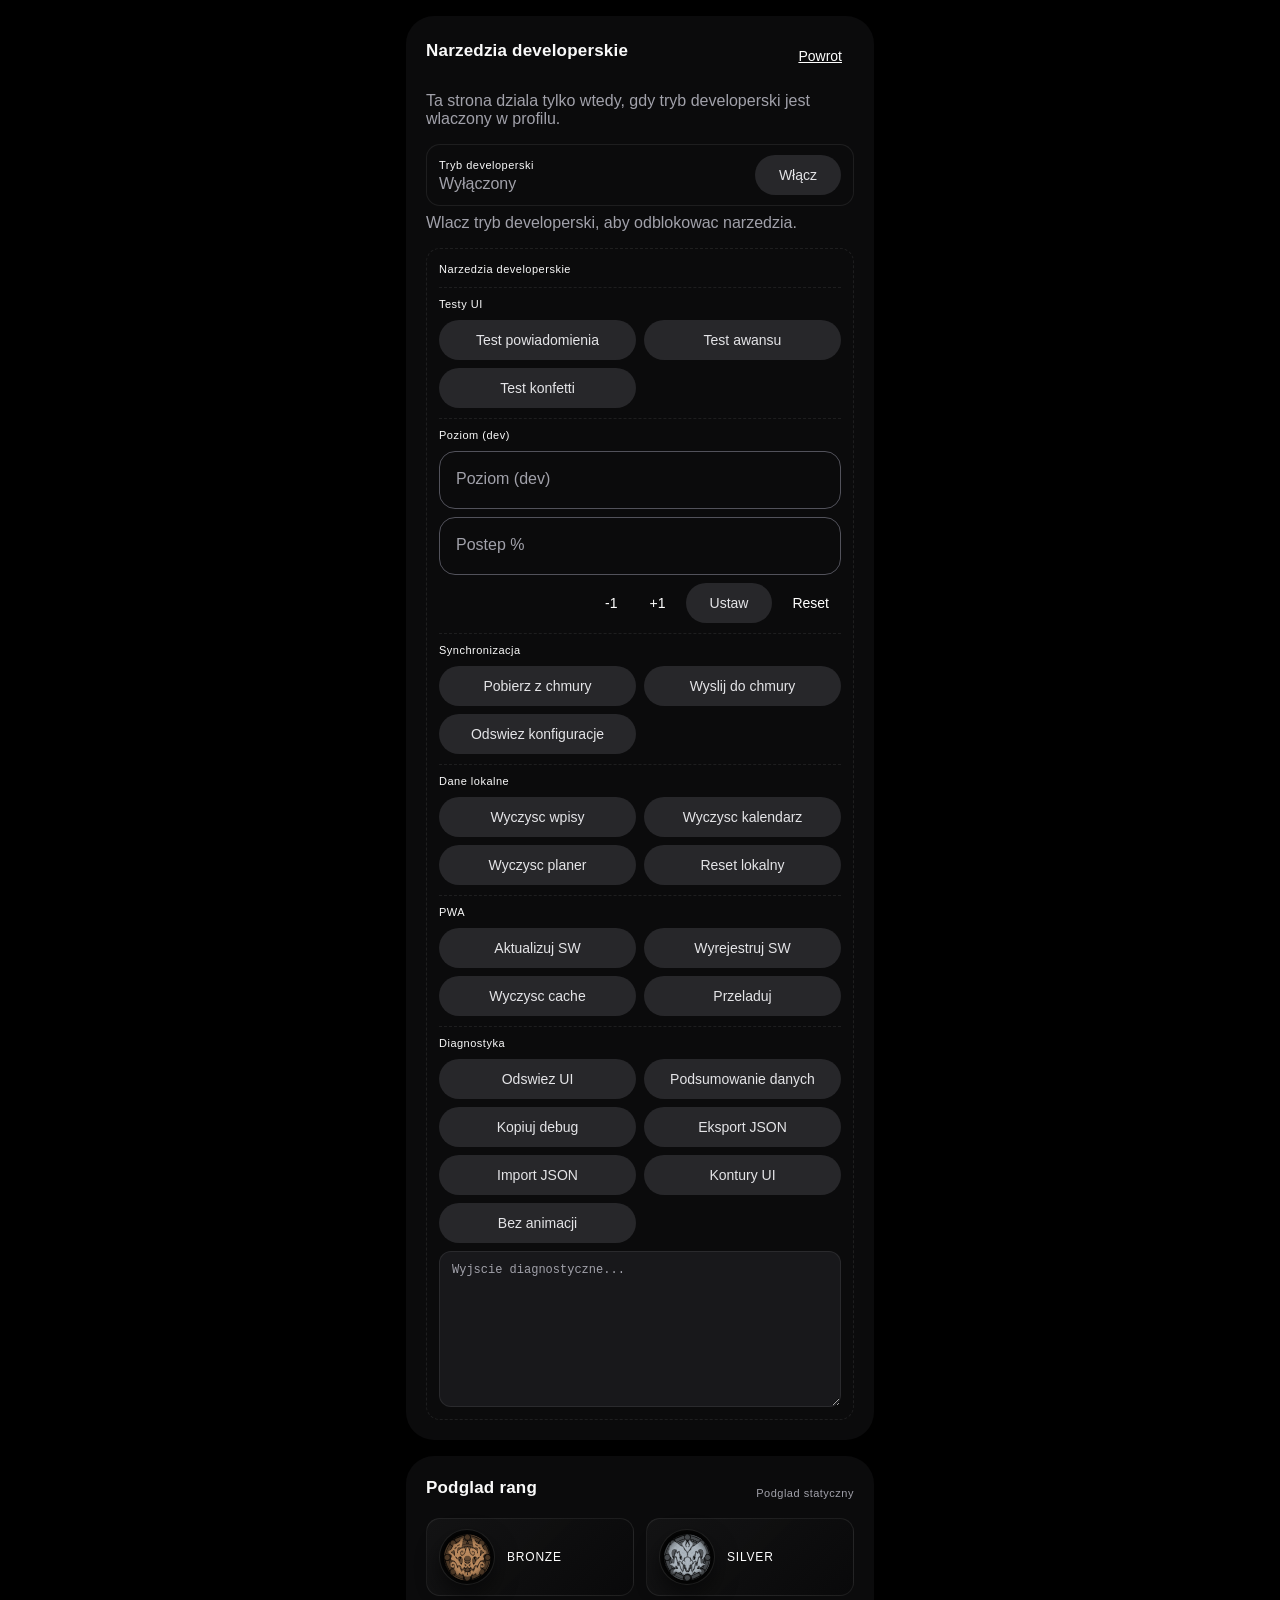
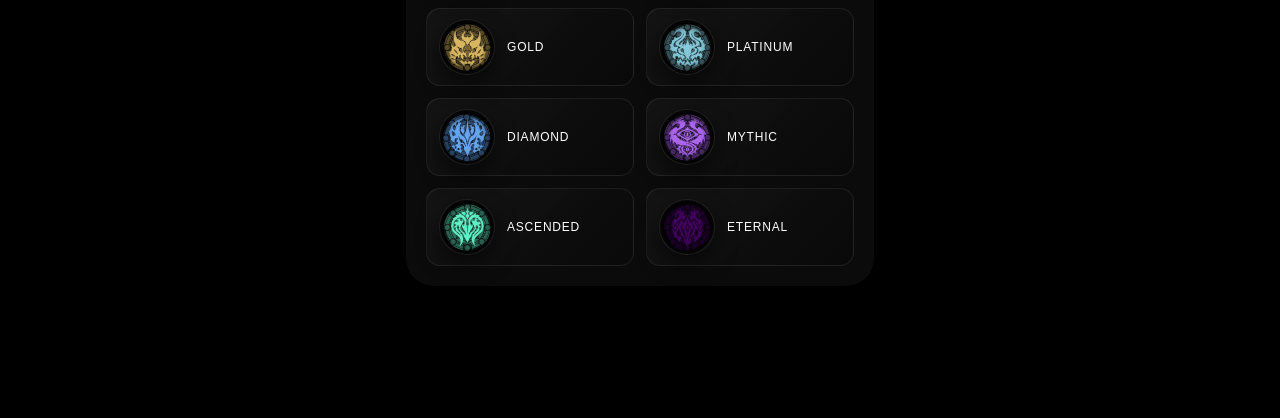
<file: dev.html>
<!DOCTYPE html>
<html lang="pl">
<head>
    <meta charset="UTF-8">
    <meta name="viewport" content="width=device-width, initial-scale=1.0, maximum-scale=1.0, user-scalable=no, viewport-fit=cover">
    <meta name="theme-color" content="#000000">
    <link rel="manifest" href="manifest.webmanifest">
    <link rel="stylesheet" href="style.css">
    <title>Quest - Narzedzia developerskie</title>
</head>
<body data-dev-page="true">
    <main class="app-container">
        <div id="viewMain" class="view-section is-active">
            <div class="md3-card mb-4">
                <div class="flex-between align-center mb-2">
                    <h3 class="md3-title-medium">Narzedzia developerskie</h3>
                    <a class="md3-btn md3-btn-text" href="index.html">Powrot</a>
                </div>
                <p class="md3-body-small text-secondary">
                    Ta strona dziala tylko wtedy, gdy tryb developerski jest wlaczony w profilu.
                </p>
                <div class="profile-dev-row">
                    <div class="profile-dev-info">
                        <span class="md3-label-small">Tryb developerski</span>
                        <span id="devModeStatus" class="md3-body-small text-secondary">Wylaczony</span>
                    </div>
                    <button id="devModeToggleBtn" class="md3-btn md3-btn-tonal">Wlacz</button>
                </div>
                <p id="devGateMessage" class="md3-body-small text-secondary dev-gate-message">
                    Wlacz tryb developerski, aby odblokowac narzedzia.
                </p>

                <div id="devToolsPanel" class="dev-tools-panel" hidden>
                    <div class="dev-tools-header">
                        <span class="md3-label-small">Narzedzia developerskie</span>
                        <span id="devToolsStatus" class="md3-body-small text-secondary"></span>
                    </div>
                    <div class="dev-tools-section">
                        <span class="md3-label-small">Testy UI</span>
                        <div class="dev-tools-grid">
                            <button id="devTestNotifyBtn" class="md3-btn md3-btn-tonal">Test powiadomienia</button>
                            <button id="devTestRankToastBtn" class="md3-btn md3-btn-tonal">Test awansu</button>
                            <button id="devTestConfettiBtn" class="md3-btn md3-btn-tonal">Test konfetti</button>
                        </div>
                    </div>
                    <div class="dev-tools-section">
                        <span class="md3-label-small">Poziom (dev)</span>
                        <div class="dev-level-controls">
                            <div class="md3-text-field">
                                <input id="devLevelInput" type="number" min="1" step="1" placeholder=" ">
                                <label>Poziom (dev)</label>
                            </div>
                            <div class="md3-text-field">
                                <input id="devProgressInput" type="number" min="0" max="100" step="5" placeholder=" ">
                                <label>Postep %</label>
                            </div>
                            <div class="flex-row gap-2 justify-end">
                                <button id="devLevelMinusBtn" class="md3-btn md3-btn-text">-1</button>
                                <button id="devLevelPlusBtn" class="md3-btn md3-btn-text">+1</button>
                                <button id="devLevelApplyBtn" class="md3-btn md3-btn-tonal">Ustaw</button>
                                <button id="devLevelResetBtn" class="md3-btn md3-btn-text">Reset</button>
                            </div>
                        </div>
                    </div>
                    <div class="dev-tools-section">
                        <span class="md3-label-small">Synchronizacja</span>
                        <div class="dev-tools-grid">
                            <button id="devSyncPullBtn" class="md3-btn md3-btn-tonal">Pobierz z chmury</button>
                            <button id="devSyncPushBtn" class="md3-btn md3-btn-tonal">Wyslij do chmury</button>
                            <button id="devRemoteRefreshBtn" class="md3-btn md3-btn-tonal">Odswiez konfiguracje</button>
                        </div>
                    </div>
                    <div class="dev-tools-section">
                        <span class="md3-label-small">Dane lokalne</span>
                        <div class="dev-tools-grid">
                            <button id="devClearEntriesBtn" class="md3-btn md3-btn-tonal">Wyczysc wpisy</button>
                            <button id="devClearCalendarBtn" class="md3-btn md3-btn-tonal">Wyczysc kalendarz</button>
                            <button id="devClearPlannerBtn" class="md3-btn md3-btn-tonal">Wyczysc planer</button>
                            <button id="devResetLocalBtn" class="md3-btn md3-btn-tonal">Reset lokalny</button>
                        </div>
                    </div>
                    <div class="dev-tools-section">
                        <span class="md3-label-small">PWA</span>
                        <div class="dev-tools-grid">
                            <button id="devSwUpdateBtn" class="md3-btn md3-btn-tonal">Aktualizuj SW</button>
                            <button id="devSwUnregisterBtn" class="md3-btn md3-btn-tonal">Wyrejestruj SW</button>
                            <button id="devClearCachesBtn" class="md3-btn md3-btn-tonal">Wyczysc cache</button>
                            <button id="devReloadBtn" class="md3-btn md3-btn-tonal">Przeladuj</button>
                        </div>
                    </div>
                    <div class="dev-tools-section">
                        <span class="md3-label-small">Diagnostyka</span>
                        <div class="dev-tools-grid">
                            <button id="devUiRefreshBtn" class="md3-btn md3-btn-tonal">Odswiez UI</button>
                            <button id="devStorageSummaryBtn" class="md3-btn md3-btn-tonal">Podsumowanie danych</button>
                            <button id="devCopyDebugBtn" class="md3-btn md3-btn-tonal">Kopiuj debug</button>
                            <button id="devExportDataBtn" class="md3-btn md3-btn-tonal">Eksport JSON</button>
                            <button id="devImportDataBtn" class="md3-btn md3-btn-tonal">Import JSON</button>
                            <button id="devToggleOutlinesBtn" class="md3-btn md3-btn-tonal">Kontury UI</button>
                            <button id="devToggleNoAnimBtn" class="md3-btn md3-btn-tonal">Bez animacji</button>
                        </div>
                        <textarea id="devOutput" class="dev-output" rows="8" readonly placeholder="Wyjscie diagnostyczne..."></textarea>
                        <input id="devImportFileInput" type="file" accept="application/json" hidden>
                    </div>
                </div>
            </div>

            <div class="md3-card mb-4 badge-preview">
                <div class="flex-between align-center mb-2">
                    <h3 class="md3-title-medium">Podglad rang</h3>
                    <span class="md3-label-small text-secondary">Podglad statyczny</span>
                </div>
                <div class="badge-preview-grid">
                    <div class="badge-preview-item">
                        <div class="badge-preview-icon">
                            <span class="rank-badge" data-rank="Bronze" data-static-rank data-badge-svg aria-hidden="true"></span>
                        </div>
                        <div class="badge-preview-text">
                            <span class="badge-preview-name">Bronze</span>
                        </div>
                    </div>
                    <div class="badge-preview-item">
                        <div class="badge-preview-icon">
                            <span class="rank-badge" data-rank="Silver" data-static-rank data-badge-svg aria-hidden="true"></span>
                        </div>
                        <div class="badge-preview-text">
                            <span class="badge-preview-name">Silver</span>
                        </div>
                    </div>
                    <div class="badge-preview-item">
                        <div class="badge-preview-icon">
                            <span class="rank-badge" data-rank="Gold" data-static-rank data-badge-svg aria-hidden="true"></span>
                        </div>
                        <div class="badge-preview-text">
                            <span class="badge-preview-name">Gold</span>
                        </div>
                    </div>
                    <div class="badge-preview-item">
                        <div class="badge-preview-icon">
                            <span class="rank-badge" data-rank="Platinum" data-static-rank data-badge-svg aria-hidden="true"></span>
                        </div>
                        <div class="badge-preview-text">
                            <span class="badge-preview-name">Platinum</span>
                        </div>
                    </div>
                    <div class="badge-preview-item">
                        <div class="badge-preview-icon">
                            <span class="rank-badge" data-rank="Diamond" data-static-rank data-badge-svg aria-hidden="true"></span>
                        </div>
                        <div class="badge-preview-text">
                            <span class="badge-preview-name">Diamond</span>
                        </div>
                    </div>
                    <div class="badge-preview-item">
                        <div class="badge-preview-icon">
                            <span class="rank-badge" data-rank="Mythic" data-static-rank data-badge-svg aria-hidden="true"></span>
                        </div>
                        <div class="badge-preview-text">
                            <span class="badge-preview-name">Mythic</span>
                        </div>
                    </div>
                    <div class="badge-preview-item">
                        <div class="badge-preview-icon">
                            <span class="rank-badge" data-rank="Ascended" data-static-rank data-badge-svg aria-hidden="true"></span>
                        </div>
                        <div class="badge-preview-text">
                            <span class="badge-preview-name">Ascended</span>
                        </div>
                    </div>
                    <div class="badge-preview-item">
                        <div class="badge-preview-icon">
                            <span class="rank-badge" data-rank="Eternal" data-static-rank data-badge-svg aria-hidden="true"></span>
                        </div>
                        <div class="badge-preview-text">
                            <span class="badge-preview-name">Eternal</span>
                        </div>
                    </div>
                </div>
            </div>
        </div>
    </main>

    <div id="rankUpToast" class="rank-toast" hidden>
        <div class="rank-toast__content">
            <div class="rank-toast__badge">
                <span class="rank-badge rank-badge--small" data-badge-svg aria-hidden="true"></span>
            </div>
            <div class="rank-toast__text">
                <p id="rankToastTitle" class="md3-label-large">Nowa ranga</p>
                <strong id="rankToastSubtitle" class="md3-title-medium">Bronze 2</strong>
                <span id="rankToastMeta" class="md3-body-small text-secondary">Poziom 1</span>
            </div>
            <div class="rank-toast__bar" aria-hidden="true"><span></span></div>
        </div>
    </div>
    <div id="rankConfetti" class="rank-confetti" aria-hidden="true"></div>

    <!-- Developer Mode Auth Dialog -->
    <div id="devAuthModal" class="md3-dialog-overlay" hidden>
        <div class="md3-dialog md3-dialog--admin-auth">
            <div class="admin-auth__header">
                <div class="admin-auth__badge">
                    <img src="icons/admin.svg" alt="">
                </div>
                <div class="admin-auth__titles">
                    <h3 class="md3-headline-small">Tryb developerski</h3>
                    <p class="md3-body-small text-secondary">Dostep do funkcji testowych.</p>
                </div>
                <button id="devAuthCloseBtn" class="icon-btn admin-auth__close" aria-label="Zamknij">
                    <img src="icons/cross.svg" alt="Zamknij">
                </button>
            </div>
            <p class="md3-body-medium admin-auth__lead">Wpisz haslo, aby wlaczyc.</p>
            <div class="md3-text-field width-full admin-auth__field">
                <input id="devAuthInput" type="password" placeholder=" " autocomplete="current-password">
                <label>Haslo</label>
            </div>
            <p id="devAuthError" class="md3-body-small text-error mt-2 admin-auth__error" hidden>Nieprawidlowe haslo.</p>
            <div class="admin-auth__actions mt-3">
                <button id="devAuthCancelBtn" class="md3-btn md3-btn-text">Anuluj</button>
                <button id="devAuthOkBtn" class="md3-btn md3-btn-filled">Wlacz</button>
            </div>
        </div>
    </div>

    <script src="script.js" defer></script>
</body>
</html>
</file>
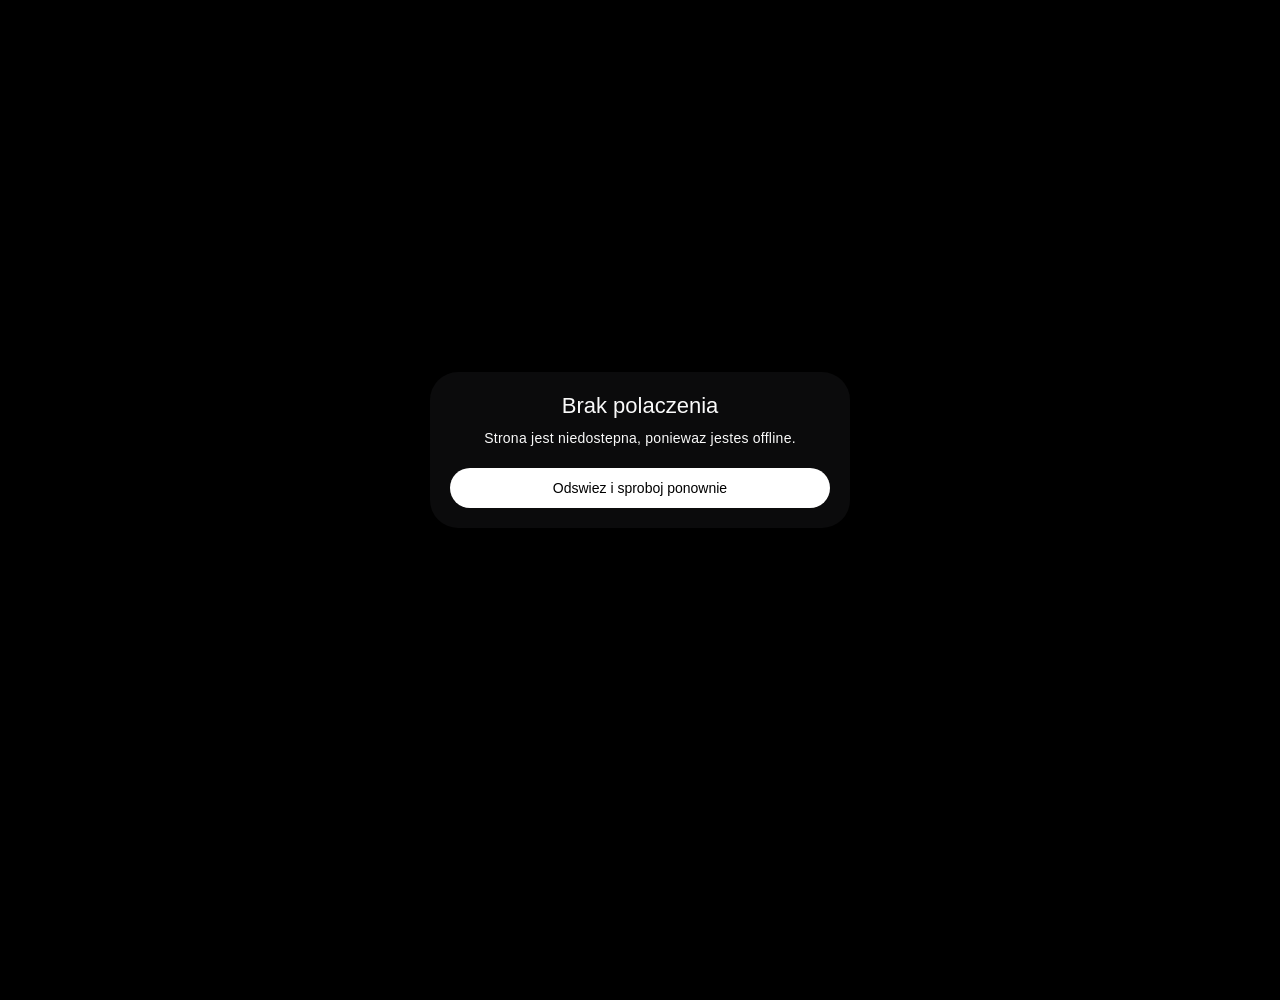
<file: offline.html>
﻿<!DOCTYPE html>
<html lang="pl">
<head>
  <meta charset="UTF-8">
  <meta name="viewport" content="width=device-width, initial-scale=1.0, maximum-scale=1.0, user-scalable=no, viewport-fit=cover">
  <meta name="theme-color" content="#000000">
  <title>Quest Mobile - Offline</title>
  <link rel="stylesheet" href="style.css">
</head>
<body>
  <main class="app-container" style="min-height: 100dvh; display: flex; align-items: center; justify-content: center; padding: 24px;">
    <div class="md3-card" style="max-width: 420px; width: 100%; text-align: center;">
      <h1 class="md3-title-large" style="margin: 0 0 8px;">Brak polaczenia</h1>
      <p class="md3-body-medium" style="margin: 0 0 20px;">
        Strona jest niedostepna, poniewaz jestes offline.
      </p>
      <button class="md3-btn md3-btn-filled width-full" type="button" onclick="location.reload()">
        Odswiez i sproboj ponownie
      </button>
    </div>
  </main>
</body>
</html>
</file>
<file: style.css>
﻿:root {
  /* Material Design 3 Tokens - Desktop Match (Monochrome/Lava) */
  --md-sys-color-primary: #ffffff;
  --md-sys-color-on-primary: #000000;
  --md-sys-color-primary-container: #202022;
  --md-sys-color-on-primary-container: #ffffff;
  --md-sys-color-secondary: #a1a1aa;
  --md-sys-color-on-secondary: #000000;
  --md-sys-color-secondary-container: #27272a;
  --md-sys-color-on-secondary-container: #e4e4e7;
  --md-sys-color-tertiary: #5cffa4; /* Lava Green */
  --md-sys-color-on-tertiary: #000000;
  --md-sys-color-tertiary-container: #005c35;
  --md-sys-color-on-tertiary-container: #8affc8;
  --md-sys-color-error: #f87171;
  --md-sys-color-on-error: #450a0a;
  --md-sys-color-background: #000000;
  --md-sys-color-on-background: #fafafa;
  --md-sys-color-surface: #000000;
  --md-sys-color-on-surface: #fafafa;
  --md-sys-color-surface-variant: #3f3f46;
  --md-sys-color-on-surface-variant: #a1a1aa;
  --md-sys-color-outline: #52525b;
  --md-sys-color-surface-container-low: #09090b;
  --md-sys-color-surface-container: #0b0b0c;
  --md-sys-color-surface-container-high: #18181b;

  /* Calendar status colors */
  --calendar-work: #5cffa4;
  --calendar-work-rgb: 92 255 164;
  --calendar-vacation: #34d399;
  --calendar-vacation-rgb: 52 211 153;
  --calendar-off: #9ca3af;
  --calendar-off-rgb: 156 163 175;
  --calendar-l4: #fbbf24;
  --calendar-l4-rgb: 251 191 36;
  --calendar-absent: #f87171;
  --calendar-absent-rgb: 248 113 113;

  /* Typography */
  --font-family: "Segoe UI", "Helvetica Neue", Arial, sans-serif;
  --auth-font: "Space Grotesk", "Segoe UI", sans-serif;
  
  /* Spacing & Shapes */
  --shape-corner-medium: 12px;
  --shape-corner-large: 16px;
  --shape-corner-extra-large: 28px;
  --shape-corner-full: 999px;
}

*, *::before, *::after {
  box-sizing: border-box;
}

html {
  width: 100%;
  overflow-x: hidden;
  overscroll-behavior-x: none;
  height: 100%;
  text-size-adjust: 100%;
  -webkit-text-size-adjust: 100%;
}

/* Hide scrollbars (keep scrolling enabled) */
html,
body {
  scrollbar-width: none; /* Firefox */
  -ms-overflow-style: none; /* IE/Edge legacy */
}
html::-webkit-scrollbar,
body::-webkit-scrollbar {
  width: 0;
  height: 0;
}

body {
  margin: 0;
  padding: 0;
  background-color: var(--md-sys-color-background);
  color: var(--md-sys-color-on-background);
  font-family: var(--font-family);
  -webkit-font-smoothing: antialiased;
  --topbar-safe-top: max(0px, calc(env(safe-area-inset-top) - 6px));
  padding-top: env(safe-area-inset-top);
  padding-bottom: calc(100px + env(safe-area-inset-bottom)); /* More space for bottom nav + safe area */
  padding-left: env(safe-area-inset-left);
  padding-right: env(safe-area-inset-right);
  min-height: 100dvh;
  min-height: -webkit-fill-available;
  -webkit-touch-callout: none;
  width: 100%;
  overflow-x: hidden;
  touch-action: pan-y;
  -webkit-tap-highlight-color: transparent;
  user-select: none; -webkit-user-select: none;
}

/* App Boot Screen Styles */
.app-boot {
  position: fixed;
  inset: 0;
  z-index: 10000;
  background: #000000;
  display: flex;
  align-items: center;
  justify-content: center;
  transition: opacity 0.6s cubic-bezier(0.4, 0, 0.2, 1), visibility 0.6s;
}

.app-boot__content {
  display: flex;
  flex-direction: column;
  align-items: center;
  gap: 32px;
  /* Usuwamy transformację translateY, aby logo nie skakało względem statycznego splasha */
  animation: bootFadeIn 0.5s ease-out forwards;
}

.app-boot__logo {
  font-family: "Pacifico", cursive;
  font-size: 64px;
  color: #ffffff;
  letter-spacing: -0.02em;
  /* Subtle technical glow */
  filter: drop-shadow(0 0 15px rgba(92, 255, 164, 0.2));
}

.app-boot__loader {
  width: 32px;
  height: 4px;
  background: rgba(255, 255, 255, 0.1);
  border-radius: 2px;
  position: relative;
  overflow: hidden;
}
.app-boot__loader::after {
  content: "";
  position: absolute;
  top: 0; left: 0; bottom: 0;
  width: 40%;
  background: var(--md-sys-color-tertiary);
  border-radius: 2px;
  animation: bootProgress 1.5s ease-in-out infinite;
}

.app-boot__status {
  font-size: 11px;
  color: rgba(255, 255, 255, 0.35);
  letter-spacing: 0.1em;
  text-transform: uppercase;
  font-family: var(--auth-font);
  /* Status i loader pojawiają się ułamek sekundy później */
  animation: bootFadeIn 0.8s ease-out 0.2s both;
}

.app-boot__version {
  font-size: 9px;
  color: rgba(255, 255, 255, 0.15);
  letter-spacing: 0.05em;
  position: absolute;
  bottom: 40px;
  animation: bootFadeIn 1s ease-out 0.4s both;
}

@keyframes bootProgress {
  0% { left: -40%; }
  100% { left: 100%; }
}

/* Zmieniona animacja: tylko przezroczystość, bez ruchu */
@keyframes bootFadeIn {
  from { opacity: 0; }
  to { opacity: 1; }
}

body.topbar-float {
  padding-top: 0;
}

.data-refresh-bar {
  position: fixed;
  top: 0;
  left: 0;
  right: 0;
  z-index: 9500;
  height: 3px;
  opacity: 0;
  pointer-events: none;
  transition: opacity 0.2s ease;
}

.data-refresh-bar.is-active {
  opacity: 1;
}

.data-refresh-bar__line {
  display: block;
  width: 38%;
  height: 100%;
  border-radius: 999px;
  background: linear-gradient(90deg, rgba(92, 255, 164, 0), rgba(92, 255, 164, 0.95), rgba(255, 255, 255, 0.9));
  box-shadow: 0 0 14px rgba(92, 255, 164, 0.22);
  animation: dataRefreshSlide 1.15s ease-in-out infinite;
}

@keyframes dataRefreshSlide {
  0% { transform: translateX(-120%); }
  100% { transform: translateX(420%); }
}

/* Android: stabilize topbar to avoid viewport jumpiness */
body.android {
  --topbar-safe-top: 0px;
  --topbar-height: 56px;
  min-height: 100vh;
  height: auto;
}
body.android .md3-top-app-bar--floating {
  position: sticky;
  top: 0;
  transform: none !important;
  transition: none !important;
  background-color: rgba(0, 0, 0, 0.85);
  backdrop-filter: none;
}
body.android .topbar-spacer {
  height: 0;
  transition: none !important;
}

/* --- Typography --- */
.md3-display-large { font-size: 57px; line-height: 64px; font-weight: 400; }
.md3-headline-large { font-size: 32px; line-height: 40px; font-weight: 400; }
.md3-headline-small { font-size: 24px; line-height: 32px; font-weight: 400; }
.md3-title-large { font-size: 22px; line-height: 28px; font-weight: 400; }
.md3-title-medium { font-size: 16px; line-height: 24px; font-weight: 500; letter-spacing: 0.15px; }
.md3-body-large { font-size: 16px; line-height: 24px; font-weight: 400; letter-spacing: 0.5px; }
.md3-body-medium { font-size: 14px; line-height: 20px; font-weight: 400; letter-spacing: 0.25px; }
.md3-label-large { font-size: 14px; line-height: 20px; font-weight: 500; letter-spacing: 0.1px; }
.md3-label-small { font-size: 11px; line-height: 16px; font-weight: 500; letter-spacing: 0.5px; }

/* --- Utilities --- */
.flex-center { display: flex; justify-content: center; align-items: center; }
.flex-col { display: flex; flex-direction: column; }
.flex-row { display: flex; flex-direction: row; }
.flex-between { display: flex; justify-content: space-between; align-items: center; }
.align-center { align-items: center; }
.justify-center { justify-content: center; }
.justify-end { justify-content: flex-end; }
.width-full { width: 100%; }
.flex-1 { flex: 1; }
.gap-2 { gap: 8px; }
.gap-3 { gap: 12px; }
.gap-4 { gap: 16px; }
.mb-2 { margin-bottom: 8px; }
.mb-3 { margin-bottom: 12px; }
.mb-4 { margin-bottom: 16px; }
.mb-6 { margin-bottom: 24px; }
.mt-1 { margin-top: 4px; }
.mt-2 { margin-top: 8px; }
.mt-3 { margin-top: 12px; }
.mt-4 { margin-top: 16px; }
.text-center { text-align: center; }
.text-secondary { color: var(--md-sys-color-on-surface-variant); }
.text-tertiary { color: var(--md-sys-color-tertiary); }
.text-error { color: var(--md-sys-color-error); }
.opacity-80 { opacity: 0.8; }

/* --- Components --- */

/* Cards */
.md3-card {
  background-color: var(--md-sys-color-surface-container);
  border-radius: var(--shape-corner-extra-large);
  padding: 20px; /* Slightly more padding for better look */
  box-shadow: 0 1px 3px rgba(0,0,0,0.3);
}

/* Card Titles */
.md3-card h3.md3-title-medium,
.md3-card h4.md3-title-medium {
  font-size: 17px;
  font-weight: 650;
  letter-spacing: 0.2px;
  color: var(--md-sys-color-on-surface);
  margin: 0 0 10px;
  display: flex;
  align-items: center;
  gap: 10px;
}
.md3-card h3.md3-title-medium::after,
.md3-card h4.md3-title-medium::after {
  content: "";
  flex: 1;
  height: 2px;
  border-radius: 999px;
  background: linear-gradient(
    90deg,
    rgba(255, 255, 255, 0.22),
    rgba(255, 255, 255, 0.06)
  );
}

.md3-card-primary {
  background-color: var(--md-sys-color-primary-container);
  color: var(--md-sys-color-on-primary-container);
}

/* Buttons */
.md3-btn {
  height: 40px;
  border-radius: 20px;
  padding: 0 24px;
  font-family: var(--font-family);
  font-weight: 500;
  font-size: 14px;
  border: none;
  cursor: pointer;
  display: inline-flex;
  align-items: center;
  justify-content: center;
  white-space: nowrap;
  transition: background 0.2s;
}

.md3-btn-filled {
  background-color: var(--md-sys-color-primary);
  color: var(--md-sys-color-on-primary);
}

.md3-btn-tonal {
  background-color: var(--md-sys-color-secondary-container);
  color: var(--md-sys-color-on-secondary-container);
}

.md3-btn-text {
  background: transparent;
  color: var(--md-sys-color-primary);
  padding: 0 12px;
}

.md3-btn-text-small {
  background: transparent;
  border: none;
  font-size: 12px;
  font-weight: 500;
  padding: 4px 8px;
  cursor: pointer;
}
.md3-btn-danger-pill {
  height: 28px;
  padding: 0 14px;
  font-size: 12px;
  font-weight: 400;
  letter-spacing: normal;
  text-transform: none;
  border-radius: 999px;
  background: #ffffff;
  color: #0b0b0d;
  border: 1px solid rgba(255, 255, 255, 0.18);
  box-shadow: 0 8px 18px rgba(0, 0, 0, 0.18);
}
.md3-btn-danger-pill:hover {
  background: #f2f2f2;
}

/* FAB */
.md3-fab {
  width: 56px;
  height: 56px;
  border-radius: 16px;
  border: none;
  display: flex;
  align-items: center;
  justify-content: center;
  cursor: pointer;
  transition: transform 0.1s;
}
.md3-fab:active { transform: scale(0.95); }
.md3-fab img {
  width: 24px;
  height: 24px;
  object-fit: contain;
}
.md3-fab svg { width: 24px; height: 24px; fill: currentColor; }

.md3-fab-primary {
  background-color: var(--md-sys-color-primary);
  color: var(--md-sys-color-on-primary);
  width: 80px; /* Large FAB for start */
  height: 80px;
  border-radius: 24px;
}
.md3-fab-primary img { width: 32px; height: 32px; }

.md3-fab-secondary {
  background-color: var(--md-sys-color-surface-container-high);
  color: var(--md-sys-color-primary);
}
.md3-fab-secondary img {
  filter: brightness(0) invert(1); /* Ikony biaĹ‚e */
}
.md3-fab-tertiary {
  background-color: var(--md-sys-color-error);
  color: #000000;
}
.md3-fab:disabled {
  opacity: 0.4;
  pointer-events: none;
}

/* Text Fields */
.md3-text-field {
  position: relative;
  background-color: var(--md-sys-color-surface-container-high);
  border-radius: 16px; /* Fully rounded for modern look */
  min-height: 56px;
  display: flex;
  flex-direction: column;
  justify-content: center;
  padding: 0 16px;
  border: 1px solid var(--md-sys-color-outline);
  transition: border-color 0.2s, background-color 0.2s;
  min-width: 0; /* Prevent flex overflow for date inputs */
}
.md3-text-field input { /* Apply fixed height and specific padding to inputs */
  height: 56px; /* Standard Material Design input height */
  padding-top: 20px;
  padding-bottom: 4px;
  width: 100%;
  padding-right: 56px; /* Space for trailing icon */
  min-width: 0;
  position: relative;
  z-index: 2; /* Ensure input is clickable above label/icon */
  pointer-events: auto;
}
.md3-text-field input,
.md3-text-field textarea {
  background: transparent;
  border: none;
  color: var(--md-sys-color-on-surface);
  font-family: var(--font-family);
  font-size: 16px;
  outline: none;
  width: 100%;
  resize: none;
  line-height: 1.5;
  font-variant-numeric: tabular-nums;
}
/* Modernize Date & Time Inputs */
.md3-text-field .trailing-icon {
  position: absolute;
  right: 12px;
  top: 50%;
  transform: translateY(-50%);
  color: var(--md-sys-color-on-surface-variant);
  pointer-events: none;
  z-index: 1;
  display: flex;
  align-items: center;
  justify-content: center;
}
.md3-text-field .trailing-icon img {
  width: 24px;
  height: 24px;
  object-fit: contain;
  filter: brightness(0) invert(1); /* Zmienia kolor ikony na biaĹ‚y */
  opacity: 0.7;
}
input[type="date"]::-webkit-calendar-picker-indicator,
input[type="time"]::-webkit-calendar-picker-indicator,
input[type="month"]::-webkit-calendar-picker-indicator {
  display: none; /* Hide native indicators in favor of custom icons */
  -webkit-appearance: none;
}
.md3-text-field textarea { /* Specific styles for textarea */
  min-height: 120px; /* Ensure a minimum height for textarea */
  padding-top: 26px; /* Adjust padding for textarea */
  padding-bottom: 12px;
}
.md3-text-field label {
  position: absolute;
  top: 18px;
  left: 16px;
  font-size: 16px;
  color: var(--md-sys-color-on-surface-variant);
  pointer-events: none;
  z-index: 1;
  transition: 0.2s ease;
}
.md3-text-field input:focus ~ label,
.md3-text-field input:not(:placeholder-shown) ~ label,
.md3-text-field input[type="date"] ~ label,
.md3-text-field input[type="time"] ~ label,
.md3-text-field textarea:focus ~ label,
.md3-text-field textarea:not(:placeholder-shown) ~ label {
  top: 8px;
  font-size: 12px;
  color: var(--md-sys-color-primary);
}
.md3-text-field input:focus, .md3-text-field textarea:focus {
  border-bottom: none; /* Handled by container */
}
.md3-text-field:focus-within {
  border-color: var(--md-sys-color-primary);
  background-color: var(--md-sys-color-surface-container);
}
.md3-text-field select {
  background: transparent;
  border: none;
  color: var(--md-sys-color-on-surface);
  font-family: var(--font-family);
  font-size: 16px;
  outline: none;
  width: 100%;
  height: 56px;
  padding-top: 20px;
  padding-bottom: 4px;
  appearance: none;
  -webkit-appearance: none;
  position: relative;
  z-index: 2;
  padding-right: 40px; /* Space for dropdown icon */
  cursor: pointer;
}
.md3-text-field select ~ label { top: 8px; font-size: 12px; color: var(--md-sys-color-primary); }
input, textarea {
  user-select: text;
  -webkit-user-select: text;
}
.md3-text-field input[type="time"],
.md3-text-field input[readonly] {
  cursor: pointer;
}
.md3-text-field--no-label {
  min-height: 46px;
}
.md3-text-field--no-label input {
  height: 46px;
  padding-top: 0;
  padding-bottom: 0;
}

/* Checkbox */
.md3-checkbox {
  appearance: none;
  -webkit-appearance: none;
  width: 22px;
  height: 22px;
  border-radius: 7px;
  border: 1.5px solid var(--md-sys-color-outline);
  background: rgba(255, 255, 255, 0.04);
  display: inline-grid;
  place-items: center;
  cursor: pointer;
  transition: border-color 0.2s ease, background-color 0.2s ease, box-shadow 0.2s ease;
  position: relative;
}
.md3-checkbox::after {
  content: "";
  width: 10px;
  height: 6px;
  border-left: 2px solid var(--md-sys-color-on-primary);
  border-bottom: 2px solid var(--md-sys-color-on-primary);
  transform: rotate(-45deg) scale(0.7);
  opacity: 0;
  transition: opacity 0.15s ease, transform 0.15s ease;
}
.md3-checkbox:checked {
  background: linear-gradient(135deg, rgba(255,255,255,0.15), rgba(255,255,255,0.05));
  border-color: var(--md-sys-color-primary);
  box-shadow: 0 0 0 3px rgba(255, 255, 255, 0.08);
}
.md3-checkbox:checked::after {
  opacity: 1;
  transform: rotate(-45deg) scale(1);
}
.md3-checkbox:focus-visible {
  outline: none;
  box-shadow: 0 0 0 3px rgba(92, 255, 164, 0.25);
  border-color: var(--md-sys-color-tertiary);
}

/* Top App Bar */
.md3-top-app-bar {
  height: var(--topbar-height, 64px);
  display: flex;
  align-items: center;
  justify-content: space-between;
  padding: 0 16px;
  background-color: rgba(0, 0, 0, 0.65);
  backdrop-filter: blur(12px);
  position: relative;
  max-width: 500px; /* Limit width for symmetry on large screens */
  margin: 0 auto;
  left: 0; right: 0;
  z-index: 10;
  border-bottom: 1px solid rgba(255, 255, 255, 0.1);
}
.md3-top-app-bar--floating {
  height: calc(var(--topbar-height, 64px) + var(--topbar-safe-top, 0px));
  padding: var(--topbar-safe-top, 0px) 16px 0;
  position: fixed;
  top: 0;
  width: 100%;
  max-width: 500px;
  margin: 0 auto;
  left: 0;
  right: 0;
  transform: translateY(0);
  transition: transform 0.25s ease, box-shadow 0.25s ease, background-color 0.25s ease;
  will-change: transform;
}
.md3-top-app-bar--floating.is-hidden {
  transform: translateY(calc(-1 * (var(--topbar-height, 64px) + var(--topbar-safe-top, 0px))));
}
.md3-top-app-bar--floating.is-elevated {
  background-color: rgba(0, 0, 0, 0.85);
  box-shadow: 0 10px 28px rgba(0, 0, 0, 0.35);
}
.topbar-spacer {
  height: calc(var(--topbar-height, 64px) + var(--topbar-safe-top, 0px));
  transition: height 0.25s ease;
  will-change: height;
}
.topbar-spacer.is-collapsed {
  height: 0;
}
.actions {
  display: flex;
  align-items: center;
  gap: 8px;
}
.header-progress-track {
  width: 100%;
  height: 4px;
  background-color: rgba(255, 255, 255, 0.2); /* Lighter track for better visibility */
  border-radius: 2px;
  overflow: hidden;
  margin-top: 2px;
  margin-bottom: 2px;
}
.header-progress-fill {
  height: 100%;
  background-color: var(--md-sys-color-tertiary);
  transition: width 0.5s ease;
}
.avatar-small {
  width: 40px;
  height: 40px;
  border-radius: 50%;
  background-color: var(--md-sys-color-primary-container);
  color: var(--md-sys-color-on-primary-container);
  display: flex;
  align-items: center;
  justify-content: center;
  font-weight: 500;
  margin-right: 12px;
  transition: box-shadow 0.3s ease, border-color 0.3s ease;
}
.profile-avatar-wrap {
  position: relative;
  display: inline-flex;
  align-items: center;
  justify-content: center;
  margin-right: 12px;
}
.profile-avatar-wrap .avatar-small {
  margin-right: 0;
}
.avatar-small.rank-is-rare {
  box-shadow: 0 0 14px rgba(var(--rank-rgb), 0.5);
  border: 1px solid rgba(var(--rank-rgb), 0.6);
  animation: avatarGlow 3s ease-in-out infinite;
}
@keyframes avatarGlow {
  0%, 100% { box-shadow: 0 0 10px rgba(var(--rank-rgb), 0.4); }
  50% { box-shadow: 0 0 20px rgba(var(--rank-rgb), 0.7); }
}
.avatar-small img { width: 100%; height: 100%; border-radius: 50%; object-fit: cover; }
.profile-section { display: flex; align-items: center; cursor: pointer; }
.profile-name-row {
  display: inline-flex;
  align-items: center;
  gap: 6px;
}
.profile-rank-text {
  display: inline-flex;
  align-items: center;
  height: 18px;
  padding: 0 8px;
  border-radius: 999px;
  font-size: 10px;
  font-weight: 600;
  letter-spacing: 0.4px;
  text-transform: uppercase;
  color: rgba(255, 255, 255, 0.92);
  background: linear-gradient(145deg, rgba(var(--rank-rgb, 255,255,255), 0.25), rgba(255,255,255,0.08));
  border: 1px solid rgba(var(--rank-rgb, 255,255,255), 0.45);
  box-shadow: 0 0 10px rgba(var(--rank-rgb, 255,255,255), 0.35);
}
.profile-info {
  min-width: 0;
  justify-content: center;
}
.profile-name-row {
  max-width: 180px;
}
#mainProfileName {
  display: inline-block;
  max-width: 140px;
  white-space: nowrap;
  overflow: hidden;
  text-overflow: ellipsis;
}
.header-progress-track {
  width: 140px;
}
.connection-dot {
  display: inline-block;
  width: 10px;
  height: 10px;
  border-radius: 50%;
  position: absolute;
  bottom: -1px;
  right: -1px;
  border: 2px solid var(--md-sys-color-background);
  background: #ef4444;
  box-shadow: 0 0 0 rgba(239, 68, 68, 0.0);
}
.connection-dot--online {
  background: #22c55e;
  box-shadow: 0 0 8px rgba(34, 197, 94, 0.6);
}
.connection-dot--connecting {
  background: #f59e0b;
  box-shadow: 0 0 8px rgba(245, 158, 11, 0.6);
  animation: connectionPulse 1.2s ease-in-out infinite;
}
.connection-dot--offline {
  background: #ef4444;
  box-shadow: 0 0 8px rgba(239, 68, 68, 0.5);
}
@keyframes connectionPulse {
  0%, 100% { transform: scale(1); opacity: 0.7; }
  50% { transform: scale(1.2); opacity: 1; }
}
.icon-btn {
  background: transparent;
  border: none;
  color: var(--md-sys-color-on-surface-variant);
  padding: 8px;
  border-radius: 50%;
  cursor: pointer;
}
.icon-btn-small {
  background: rgba(255,255,255,0.1);
  border: none;
  color: var(--md-sys-color-on-surface);
  width: 44px; height: 44px; /* Larger touch target */
  border-radius: 50%;
  cursor: pointer;
  display: inline-flex;
  align-items: center;
  justify-content: center;
  transition: background 0.2s;
}
.icon-btn svg { width: 24px; height: 24px; fill: currentColor; } /* Zachowane dla innych ikon SVG, jeśli istnieją */
.icon-btn img {
  width: 24px;
  height: 24px;
  object-fit: contain;
  filter: brightness(0) invert(1); /* Zmienia kolor ikony na biaĹ‚y */
}

.icon-btn-small svg { width: 24px; height: 24px; fill: currentColor; }
.icon-btn-small img {
  width: 24px;
  height: 24px;
  object-fit: contain;
  filter: brightness(0) invert(1); /* Zmienia kolor ikony na biaĹ‚y */
}
.icon-btn-small:active { background: rgba(255,255,255,0.2); }
.icon-btn-small--danger {
  background: rgba(248, 113, 113, 0.15); /* var(--md-sys-color-error) with alpha */
}
.icon-btn-small--danger:active {
  background: rgba(248, 113, 113, 0.3);
}


#topbarLogoutBtn[data-state="logout"] img {
  /* Zmiana koloru ikony wylogowania na czerwony */
  filter: invert(34%) sepia(98%) saturate(1596%) hue-rotate(337deg) brightness(99%) contrast(105%);
}

/* Bottom Navigation */
.md3-navigation-bar {
  position: fixed;
  bottom: 0;
  left: 0;
  right: 0;
  width: 100%;
  max-width: 500px; /* Limit width for symmetry */
  margin: 0 auto;
  height: calc(80px + env(safe-area-inset-bottom));
  background-color: var(--md-sys-color-background);
  display: flex;
  justify-content: space-around;
  align-items: center;
  padding-bottom: env(safe-area-inset-bottom);
  z-index: 20;
  justify-content: space-evenly; /* Równe odstępy */
}
.nav-item {
  background: transparent;
  border: none;
  display: flex;
  flex-direction: column;
  align-items: center;
  gap: 4px;
  cursor: pointer;
  width: 80px; /* Zwiększenie szerokości dla lepszych proporcji */
  color: var(--md-sys-color-on-surface-variant);
  position: relative;
  transition: color 0.2s ease-in-out, transform 0.3s cubic-bezier(0.2, 0, 0, 1);
}
.nav-item:hover { /* Efekt najechania dla nieaktywnych elementĂłw */
  color: var(--md-sys-color-on-surface);
}
.nav-item .icon-container {
  width: 64px;
  height: 32px;
  border-radius: 16px;
  display: flex;
  align-items: center;
  justify-content: center;
  border: 4px solid transparent; /* Rezerwacja miejsca na obramowanie */
  transition: background-color 0.2s ease-in-out, transform 0.2s ease-in-out, height 0.3s cubic-bezier(0.2, 0, 0, 1), border-radius 0.3s cubic-bezier(0.2, 0, 0, 1), box-shadow 0.3s cubic-bezier(0.2, 0, 0, 1), border-color 0.3s cubic-bezier(0.2, 0, 0, 1);
  position: relative; /* For stacking icons */
}
.nav-item img {
  width: 24px;
  height: 24px;
  position: absolute; /* Stack them */
  transition: opacity 0.2s ease-in-out, transform 0.2s ease-in-out;
  object-fit: contain; /* Ensure icons scale properly */
}
.nav-item .icon-filled {
  opacity: 0;
  transform: scale(0.8);
}
.nav-item .icon-outline {
  opacity: 1;
  transform: scale(1);
  filter: brightness(0) invert(1); /* Zmienia kolor ikony na biaĹ‚y */
}
.nav-item .label {
  font-size: 12px;
  font-weight: 500;
  transition: font-weight 0.2s ease-in-out, color 0.2s ease-in-out; /* PĹ‚ynniejsze przejĹ›cia etykiet */
}

.nav-item .label--with-icon {
  display: inline-flex;
  align-items: center;
  gap: 4px;
}
.nav-item .label--with-icon .label-icon {
  width: 10px;
  height: 10px;
  opacity: 0.7;
  position: static;
  vertical-align: middle;
}

/* Active State - Dynamic "Docked" Look for ANY tab */
.nav-item.nav-item--active .icon-container {
  height: 64px;
  width: 64px;
  border-radius: 50%;
  background-color: var(--md-sys-color-primary);
  box-shadow: 0 6px 16px rgba(0,0,0,0.35);
  border-color: var(--md-sys-color-background);
}
.nav-item.nav-item--active {
  transform: translateY(-24px);
  color: var(--md-sys-color-on-surface);
}
.nav-item.nav-item--active .label {
  margin-top: 8px;
  font-weight: 600; /* Pogrubienie aktywnej etykiety */
}
.nav-item.nav-item--active .icon-filled {
  opacity: 1;
  transform: scale(1);
}
.nav-item.nav-item--active .icon-outline {
  opacity: 0;
  transform: scale(0.8);
}

/* --- Views & Layout --- */
.app-container {
  padding: 16px;
  max-width: 500px; /* Simulate mobile frame */
  margin: 0 auto;
  min-height: 100vh;
}
.topbar-float .app-container {
  padding: 16px;
}
.view-section { display: none; }
.view-section.is-active { display: block; }

@keyframes fadeIn {
  from { opacity: 0; transform: translateY(10px); }
  to { opacity: 1; transform: translateY(0); }
}

/* Auth Screen */
.full-screen {
  position: fixed;
  top: 0; left: 0; width: 100%; height: 100%;
  z-index: 100;
  background-color: var(--md-sys-color-background);
}
.full-screen.is-hidden { display: none; } /* Class toggled by Engin.js */
.icon-brand {
  font-size: 48px; font-weight: 700; color: var(--md-sys-color-primary);
  background: var(--md-sys-color-surface-container-high);
  width: 80px; height: 80px; border-radius: 24px;
  display: flex; align-items: center; justify-content: center;
}

/* Quest Pass Card */
.quest-pass {
  background: #101013;
  border-radius: 22px;
  padding: 22px 16px 18px;
  min-height: 170px;
  position: relative;
  overflow: hidden;
  border: none;
  box-shadow: inset 0 1px 0 rgba(255, 255, 255, 0.03), 0 12px 24px rgba(0, 0, 0, 0.5);
}
.quest-pass::after {
  content: "";
  position: absolute;
  inset: 0;
  background: none;
  opacity: 0;
  pointer-events: none;
}
.quest-pass__header {
  display: flex;
  justify-content: space-between;
  align-items: center;
  margin-bottom: 10px;
  position: relative;
  z-index: 1;
}
.quest-pass__logo {
  font-family: "Pacifico", cursive;
  font-size: 45px;
  letter-spacing: 0.3px;
  color: #f4f5f8;
}
.quest-pass__status {
  font-size: 10px;
  letter-spacing: 0.8px;
  text-transform: uppercase;
  padding: 4px 8px;
  border-radius: 999px;
  background: rgba(92, 255, 164, 0.18);
  color: #9dffd0;
  border: 1px solid rgba(92, 255, 164, 0.35);
}
.quest-pass__meta {
  display: grid;
  grid-template-columns: 1fr auto;
  gap: 8px;
  margin-bottom: 10px;
  position: relative;
  z-index: 1;
}
.quest-pass__meta-col {
  display: flex;
  flex-direction: column;
  gap: 2px;
}
.quest-pass__meta-col--right {
  text-align: right;
}
.quest-pass__label {
  font-size: 10px;
  letter-spacing: 0.7px;
  text-transform: uppercase;
  color: rgba(244, 245, 248, 0.55);
}
.quest-pass__value {
  font-size: 13px;
  font-weight: 600;
  letter-spacing: 0.4px;
  color: #f4f5f8;
}
.quest-pass__stripe {
  height: 44px;
  border-radius: 10px;
  margin: 10px 0 12px;
  background: linear-gradient(135deg, #7cf6ff, #a78bfa, #fca5a5, #fcd34d, #6ee7b7);
  position: relative;
  box-shadow:
    inset 0 0 0 1px rgba(255, 255, 255, 0.35),
    0 6px 16px rgba(0, 0, 0, 0.35);
  overflow: hidden;
}
.quest-pass__stripe::before {
  content: "";
  position: absolute;
  inset: 0;
  background:
    repeating-linear-gradient(
      45deg,
      rgba(255, 255, 255, 0.35),
      rgba(255, 255, 255, 0.35) 6px,
      rgba(255, 255, 255, 0.05) 6px,
      rgba(255, 255, 255, 0.05) 12px
    );
  opacity: 0.35;
}
.quest-pass__footer {
  display: flex;
  justify-content: space-between;
  align-items: center;
  font-size: 11px;
  letter-spacing: 0.3px;
  color: rgba(244, 245, 248, 0.6);
  position: relative;
  z-index: 1;
}
.quest-pass__code {
  color: rgba(244, 245, 248, 0.45);
  font-variant-numeric: tabular-nums;
}
.badge {
  background: var(--md-sys-color-surface-container-high);
  padding: 4px 8px;
  border-radius: 8px;
}

/* Stats Carousel */
.stats-carousel {
  display: grid; /* Changed to Grid for perfect symmetry */
  grid-template-columns: 1fr 1fr 1fr; /* Three equal columns */
  gap: 12px;
  overflow: visible;
  padding-bottom: 0;
}
.stat-chip {
  background-color: var(--md-sys-color-surface-container-low);
  border-radius: 16px;
  padding: 16px 8px; /* More vertical padding */
  min-width: auto;
  display: flex;
  flex-direction: column;
  align-items: center; /* Center content */
  text-align: center;
  justify-content: center;
}
.stat-chip .label { font-size: 12px; color: var(--md-sys-color-on-surface-variant); }
.stat-chip strong { font-size: 20px; font-weight: 500; margin-top: 4px; line-height: 1.2; }

/* Lists */
.entries-list, .planner-list-mobile, .achievements-list-mobile {
  list-style: none;
  padding: 0;
  margin: 0;
}

.achievements-list-mobile {
  display: flex;
  flex-direction: column;
  gap: 10px;
}
.leaderboard-list {
  list-style: none;
  padding: 0;
  margin: 8px 0 0;
  display: flex;
  flex-direction: column;
  gap: 10px;
}
.leaderboard-item {
  display: grid;
  grid-template-columns: 32px 1fr auto;
  align-items: center;
  gap: 12px;
  padding: 12px 14px;
  background: rgba(255, 255, 255, 0.04);
  border-radius: 14px;
  border: 1px solid rgba(255, 255, 255, 0.06);
}
.leaderboard-rank {
  width: 28px;
  height: 28px;
  border-radius: 50%;
  display: inline-flex;
  align-items: center;
  justify-content: center;
  font-size: 12px;
  font-weight: 600;
  color: var(--md-sys-color-on-surface);
  background: rgba(255, 255, 255, 0.08);
}
.leaderboard-meta {
  display: flex;
  flex-direction: column;
  gap: 2px;
  min-width: 0;
}
.leaderboard-name {
  font-weight: 600;
  color: var(--md-sys-color-on-surface);
  white-space: nowrap;
  overflow: hidden;
  text-overflow: ellipsis;
}
.leaderboard-rankname {
  font-size: 12px;
  color: var(--md-sys-color-on-surface-variant);
}
.leaderboard-exp {
  font-size: 12px;
  color: var(--md-sys-color-tertiary);
  font-weight: 600;
  white-space: nowrap;
}
.weekly-challenges-list {
  list-style: none;
  margin: 8px 0 0;
  padding: 0;
  display: flex;
  flex-direction: column;
  gap: 10px;
}
.weekly-challenge-item {
  background: rgba(255, 255, 255, 0.04);
  border: 1px solid rgba(255, 255, 255, 0.08);
  border-radius: 14px;
  padding: 12px 14px;
  display: flex;
  flex-direction: column;
  gap: 8px;
}
.weekly-challenge-top {
  display: flex;
  align-items: center;
  justify-content: space-between;
  gap: 12px;
}
.weekly-challenge-title {
  font-weight: 600;
  color: var(--md-sys-color-on-surface);
}
.weekly-challenge-meta {
  font-size: 12px;
  color: var(--md-sys-color-on-surface-variant);
  white-space: nowrap;
}
.weekly-challenge-track {
  height: 6px;
  border-radius: 999px;
  background: rgba(255, 255, 255, 0.08);
  overflow: hidden;
}
.weekly-challenge-fill {
  height: 100%;
  width: 0%;
  background: linear-gradient(90deg, rgba(var(--rank-rgb, 92,255,164), 0.9), rgba(255,255,255,0.7));
  transition: width 0.4s ease;
}
.weekly-challenge-item.is-complete {
  border-color: rgba(92, 255, 164, 0.35);
  box-shadow: 0 0 12px rgba(92, 255, 164, 0.12);
}
.weekly-challenge-item.is-complete .weekly-challenge-title {
  color: var(--md-sys-color-tertiary);
}
.community-list {
  list-style: none;
  margin: 8px 0 0;
  padding: 0;
  display: flex;
  flex-direction: column;
  gap: 10px;
}
.community-item {
  display: flex;
  align-items: center;
  gap: 12px;
  padding: 12px 14px;
  background: rgba(255, 255, 255, 0.04);
  border-radius: 14px;
  border: 1px solid rgba(255, 255, 255, 0.08);
  cursor: pointer;
}
.community-avatar {
  width: 36px;
  height: 36px;
  border-radius: 50%;
  background: rgba(255, 255, 255, 0.08);
  display: flex;
  align-items: center;
  justify-content: center;
  font-weight: 600;
  overflow: hidden;
}
.community-avatar img {
  width: 100%;
  height: 100%;
  object-fit: cover;
}
.community-info {
  display: flex;
  flex-direction: column;
  gap: 2px;
  min-width: 0;
}
.community-name {
  font-weight: 600;
  color: var(--md-sys-color-on-surface);
  white-space: nowrap;
  overflow: hidden;
  text-overflow: ellipsis;
}
.community-sub {
  font-size: 12px;
  color: var(--md-sys-color-on-surface-variant);
}
.community-sub .cal-dot {
  margin-right: 6px;
  vertical-align: middle;
}
.community-profile {
  gap: 16px;
  background: var(--md-sys-color-surface-container-high);
  border: none;
  box-shadow: 0 14px 36px rgba(0, 0, 0, 0.45);
  padding: 18px;
  max-height: 85vh;
  overflow-y: auto;
}
.community-profile .profile-section {
  cursor: default;
}
.community-profile #communityProfileName {
  max-width: 200px;
  white-space: nowrap;
  overflow: hidden;
  text-overflow: ellipsis;
}
.community-profile .profile-name-row {
  max-width: 240px;
  flex-wrap: nowrap;
}
.community-profile__header {
  display: flex;
  gap: 12px;
  align-items: center;
  padding-bottom: 6px;
}
.community-profile__stats {
  display: grid;
  grid-template-columns: repeat(3, minmax(0, 1fr));
  gap: 10px;
}
.community-calendar {
  margin-top: 10px;
  padding: 12px;
  border-radius: 18px;
  background: rgba(255,255,255,0.03);
  border: none;
}
.community-calendar--overview {
  margin-top: 6px;
}
.community-calendar__header {
  display: flex;
  align-items: center;
  justify-content: space-between;
  gap: 8px;
  margin-bottom: 8px;
}
.community-calendar__weekdays {
  display: grid;
  grid-template-columns: repeat(7, 1fr);
  gap: 4px;
  font-size: 10px;
  color: var(--md-sys-color-on-surface-variant);
  text-align: center;
  margin-bottom: 4px;
}
.community-calendar__grid {
  display: grid;
  grid-template-columns: repeat(7, 1fr);
  gap: 4px;
}
.community-day {
  height: 28px;
  border-radius: 10px;
  background: rgba(255,255,255,0.05);
  border: none;
  display: flex;
  flex-direction: column;
  align-items: center;
  justify-content: center;
  gap: 2px;
  font-size: 10px;
  color: var(--md-sys-color-on-surface);
}
.community-day--clickable {
  cursor: pointer;
}
.community-day.is-selected {
  box-shadow: 0 0 0 2px rgba(255, 255, 255, 0.2);
}
.community-day.is-empty {
  background: transparent;
  border-color: transparent;
}
.community-day__dots {
  display: flex;
  gap: 2px;
}
.community-day__dots .cal-dot {
  width: 4px;
  height: 4px;
  opacity: 0.2;
}
.community-day__dots .cal-dot.is-active {
  opacity: 0.95;
}
.cal-dot {
  width: 6px;
  height: 6px;
  border-radius: 50%;
  display: inline-block;
  background: #9ca3af;
}
.cal-dot--work { background: #5cffa4; }
.cal-dot--vacation { background: #34d399; }
.cal-dot--off { background: #9ca3af; }
.cal-dot--l4 { background: #fbbf24; }
.cal-dot--absent { background: #f87171; }
.community-calendar__legend {
  margin-top: 6px;
  font-size: 10px;
  color: var(--md-sys-color-on-surface-variant);
}
.community-calendar__legend-grid {
  margin-top: 6px;
  display: flex;
  flex-wrap: wrap;
  gap: 6px 10px;
}
.community-calendar__legend-grid span {
  display: inline-flex;
  align-items: center;
  gap: 6px;
}
.community-day-panel {
  margin-top: 10px;
}
.community-users-panel .community-list {
  margin-top: 8px;
}
.community-item--static {
  cursor: default;
}
.community-stat {
  background: rgba(255,255,255,0.04);
  border-radius: 14px;
  padding: 10px 12px;
  border: none;
}
.community-stat .label {
  font-size: 10px;
  color: var(--md-sys-color-on-surface-variant);
  letter-spacing: 0.12em;
  text-transform: uppercase;
}
.community-stat strong {
  display: block;
  margin-top: 4px;
  font-size: 14px;
  color: var(--md-sys-color-on-surface);
  font-weight: 700;
}
.status-pill {
  display: inline-flex;
  align-items: center;
  gap: 8px;
  padding: 4px 10px;
  border-radius: 999px;
  font-size: 11px;
  font-weight: 700;
  background: rgba(255, 255, 255, 0.06);
  color: var(--md-sys-color-on-surface);
  border: 1px solid rgba(255,255,255,0.1);
  letter-spacing: 0.3px;
}
.status-pill::before {
  content: "";
  width: 7px;
  height: 7px;
  border-radius: 50%;
  background: currentColor;
}
.status-pill--work { color: #5cffa4; }
.status-pill--vacation { color: #34d399; }
.status-pill--off { color: #9ca3af; }
.status-pill--l4 { color: #fbbf24; }
.status-pill--absent { color: #f87171; }
.community-profile .header-progress-track {
  height: 3px;
  margin: 2px 0;
}
.entries-v3-item, .achievement-item { /* Added horizontal padding for consistency */
  padding: 16px 4px; /* More breathing room */
  border-bottom: 1px solid var(--md-sys-color-surface-variant);
}
.entries-v3-item:last-child, .achievement-item:last-child {
  border-bottom: none;
}
.entries-v3-month {
  margin: 12px 0 4px;
  padding: 8px 12px;
  font-size: 12px;
  font-weight: 800;
  letter-spacing: 1px;
  text-transform: uppercase;
  color: var(--md-sys-color-on-surface);
  background: rgba(255,255,255,0.06);
  border: 1px solid rgba(255,255,255,0.12);
  border-radius: 12px;
  box-shadow: 0 8px 18px rgba(0, 0, 0, 0.2);
}

/* --- Mobile tuning for Start view --- */
@media (max-width: 420px) {
  .app-container {
    padding: 12px;
  }
  #viewMain .md3-card {
    padding: 16px;
  }
  #viewMain .timer-huge {
    font-size: 48px;
    margin: 16px 0;
  }
  #viewMain .md3-fab {
    width: 48px;
    height: 48px;
    border-radius: 14px;
  }
  #viewMain .md3-fab-primary {
    width: 68px;
    height: 68px;
    border-radius: 20px;
  }
  #viewMain .md3-fab-primary img {
    width: 28px;
    height: 28px;
  }
  #viewMain .stats-carousel {
    grid-template-columns: repeat(2, 1fr);
    gap: 10px;
  }
  #viewMain .stat-chip {
    padding: 12px 6px;
  }
  #viewMain .stat-chip strong {
    font-size: 18px;
  }
}

@media (max-width: 360px) {
  #viewMain .timer-huge {
    font-size: 42px;
  }
  #viewMain .md3-fab-primary {
    width: 62px;
    height: 62px;
  }
  #viewMain .stat-chip .label {
    font-size: 11px;
  }
  #viewMain .stat-chip strong {
    font-size: 16px;
  }
}

/* Entries List Styling */
.entries-v3-item {
  display: flex;
  justify-content: space-between;
  align-items: center;
  gap: 12px;
}
.entries-v3-main {
  display: flex;
  flex-direction: column;
  gap: 4px;
  justify-content: center;
}
.entries-v3-top {
  display: flex;
  align-items: center;
  gap: 8px;
}
.entries-v3-date {
  font-weight: 500;
  color: var(--md-sys-color-on-surface);
}
.entries-v3-day {
  font-size: 11px;
  background-color: var(--md-sys-color-surface-container-high);
  color: var(--md-sys-color-on-surface-variant);
  padding: 2px 6px;
  border-radius: 4px;
}
.entries-v3-time {
  font-size: 14px;
  color: var(--md-sys-color-on-surface-variant);
}
.entries-v3-item--event .entries-v3-time {
  font-weight: 600;
}
.entries-v3-item--event {
  border-left: 3px solid transparent;
  padding-left: 12px;
}
.entries-v3-item--vacation { border-left-color: var(--calendar-vacation); }
.entries-v3-item--off { border-left-color: var(--calendar-off); }
.entries-v3-item--l4 { border-left-color: var(--calendar-l4); }
.entries-v3-item--absent { border-left-color: var(--calendar-absent); }
.entries-v3-item--vacation .entries-v3-time { color: var(--calendar-vacation); }
.entries-v3-item--off .entries-v3-time { color: var(--calendar-off); }
.entries-v3-item--l4 .entries-v3-time { color: var(--calendar-l4); }
.entries-v3-item--absent .entries-v3-time { color: var(--calendar-absent); }
.entries-v3-side {
  display: flex;
  flex-direction: column;
  align-items: flex-end;
  gap: 4px;
  justify-content: center;
}
.entries-v3-hours {
  font-weight: 600;
  color: var(--md-sys-color-primary);
}
.entries-v3-remove { 
  background: transparent; border: 1px solid var(--md-sys-color-outline); 
  color: var(--md-sys-color-error); border-radius: 12px; padding: 4px 12px; font-size: 12px;
  cursor: pointer;
}
.entries-show-more {
  margin-top: 12px;
}

/* Planner Note Styling */
.planner-list-mobile {
  display: flex;
  flex-direction: column;
  gap: 12px;
  margin-top: 12px;
}
.planner-form-card {
  padding: 20px;
}
.planner-tabs {
  display: grid;
  grid-template-columns: repeat(2, minmax(0, 1fr));
  gap: 8px;
  margin-bottom: 16px;
  padding: 6px;
  border-radius: 18px;
  background: rgba(255, 255, 255, 0.05);
  border: 1px solid rgba(255, 255, 255, 0.08);
}
.planner-tab {
  min-height: 42px;
  border: 0;
  border-radius: 14px;
  background: transparent;
  color: var(--md-sys-color-on-surface-variant);
  font: inherit;
  font-weight: 700;
  cursor: pointer;
  transition: background-color 0.18s ease, color 0.18s ease, transform 0.18s ease;
}
.planner-tab.is-active {
  background: rgba(255, 255, 255, 0.12);
  color: var(--md-sys-color-on-surface);
  box-shadow: 0 8px 24px rgba(0, 0, 0, 0.18);
}
.planner-tab:active {
  transform: translateY(1px);
}
.planner-tab:focus-visible {
  outline: 2px solid rgba(255,255,255,0.25);
  outline-offset: 2px;
}
.planner-panel[hidden] {
  display: none !important;
}
.planner-list-header {
  padding-bottom: 8px;
  border-bottom: 1px solid rgba(255, 255, 255, 0.12);
  display: flex;
  align-items: center;
  justify-content: space-between;
  gap: 12px;
}
.planner-list-header .md3-title-medium {
  margin: 0;
}
.planner-refresh-btn {
  height: 34px;
  border-radius: 12px;
  background: var(--md-sys-color-surface-container);
  border: 1px solid rgba(255, 255, 255, 0.08);
  box-shadow: 0 6px 14px rgba(0, 0, 0, 0.2);
  margin-top: -2px;
}
.planner-refresh-btn:focus-visible {
  outline: 2px solid rgba(255,255,255,0.25);
  outline-offset: 2px;
}
.planner-refresh-btn svg {
  width: 20px;
  height: 20px;
  fill: currentColor;
}
.planner-refresh-btn img {
  width: 16px;
  height: 16px;
  object-fit: contain;
  filter: brightness(0) invert(1);
}
.planner-refresh-btn:active {
  transform: translateY(1px);
}
.planner-date-row {
  gap: 12px;
  align-items: stretch;
}
.planner-calendar {
  margin-top: 10px;
  padding: 12px;
  border-radius: 18px;
  background: rgba(255,255,255,0.03);
  border: none;
  box-shadow: none;
}
.planner-calendar__meta {
  display: flex;
  justify-content: center;
  margin-bottom: 8px;
  font-weight: 600;
  letter-spacing: 0.08em;
  text-transform: uppercase;
}
.planner-calendar .community-calendar__grid {
  gap: 6px;
}
.planner-calendar .community-day {
  height: 32px;
  border-radius: 12px;
  font-size: 11px;
  background: rgba(255, 255, 255, 0.06);
  border: 1px solid rgba(255, 255, 255, 0.12);
  color: var(--md-sys-color-on-surface);
  font-weight: 600;
  display: grid;
  place-items: center;
  position: relative;
}
.planner-calendar .community-day::after {
  content: "";
  position: absolute;
  inset: 4px;
  border-radius: 8px;
  border: 1px solid rgba(255,255,255,0.08);
  opacity: 0.6;
  pointer-events: none;
}
.planner-calendar .community-day.has-tasks {
  background: rgba(255, 255, 255, 0.12);
  color: #ffffff;
  border-color: rgba(255, 255, 255, 0.25);
  box-shadow: none;
}
.planner-calendar .community-day.is-empty {
  background: transparent;
  border-color: transparent;
  box-shadow: none;
  color: transparent;
}
.planner-calendar .community-day__dots .cal-dot {
  width: 5px;
  height: 5px;
  opacity: 0.95;
}
.planner-calendar .community-day__dots {
  display: flex;
}
.cal-dot--important { background: #f59e0b; }
.planner-day-panel {
  margin-top: 12px;
  padding-top: 10px;
  border-top: 1px solid rgba(255, 255, 255, 0.12);
  position: relative;
}
.planner-day-panel::before {
  content: "";
  position: absolute;
  left: 0;
  top: -1px;
  width: 64px;
  height: 2px;
  background: rgba(255,255,255,0.18);
}
.planner-day-agenda {
  list-style: none;
  padding: 0;
  margin: 8px 0 0;
  display: flex;
  flex-direction: column;
  gap: 8px;
}
.planner-day-item {
  padding: 10px 12px;
  border-radius: 12px;
  background: rgba(255, 255, 255, 0.04);
  border: 1px solid rgba(255, 255, 255, 0.06);
  box-shadow: none;
  position: relative;
  overflow: hidden;
}
.planner-day-item::before {
  content: "";
  position: absolute;
  left: 0;
  top: 0;
  bottom: 0;
  width: 3px;
  background: rgba(255,255,255,0.2);
}
.planner-day-item__title {
  font-weight: 600;
  font-size: 14px;
  margin-bottom: 4px;
}
.planner-day-item__meta {
  font-size: 11px;
  color: var(--md-sys-color-on-surface-variant);
}
.planner-date-row .md3-text-field {
  min-height: 56px;
}
.planner-date-row .md3-text-field--no-label input {
  height: 56px;
}
#plannerForm .md3-label-small {
  letter-spacing: 0.4px;
  text-transform: uppercase;
  color: var(--md-sys-color-on-surface-variant);
}
.planner-date-label {
  display: inline-block;
  margin: 2px 0 4px 4px;
}
.field-group-label {
  display: inline-block;
  margin: 2px 0 4px 4px;
  letter-spacing: 0.4px;
  text-transform: uppercase;
  color: var(--md-sys-color-on-surface-variant);
}
.date-field {
  min-height: 56px;
}
.date-field input {
  height: 56px;
  padding-top: 0;
  padding-bottom: 0;
  text-align: left;
  text-align: start;
}
#plannerForm .md3-checkbox + label {
  font-weight: 600;
  letter-spacing: 0.2px;
}
@media (max-width: 520px) {
  .planner-date-row {
    flex-direction: column;
  }
}
.planner-note {
  background-color: var(--md-sys-color-surface-container-high);
  border-radius: 16px;
  padding: 16px;
  border: 1px solid rgba(255, 255, 255, 0.05);
  box-shadow: 0 2px 8px rgba(0,0,0,0.1);
}
.planner-note__top {
  display: flex;
  justify-content: space-between;
  align-items: flex-start; /* Keep start for multiline titles */
  gap: 12px;
  margin-bottom: 10px;
}
.planner-note__head {
  flex: 1;
  min-width: 0;
}
.planner-note__head strong {
  display: block;
  font-size: 16px;
  font-weight: 600;
  color: var(--md-sys-color-on-surface);
  line-height: 1.3;
  margin-bottom: 4px;
}
.planner-note__meta {
  font-size: 12px;
  color: var(--md-sys-color-on-surface-variant);
  margin: 0;
  display: flex;
  flex-wrap: wrap;
  gap: 6px;
  align-items: center;
}
.planner-note__actions {
  display: flex;
  flex-direction: column;
  align-items: flex-end;
  gap: 6px;
  flex-shrink: 0; /* Prevent actions from wrapping */
}
.planner-note__badge {
  font-size: 10px;
  background: rgba(255, 255, 255, 0.1);
  color: var(--md-sys-color-primary);
  padding: 4px 8px;
  border-radius: 6px;
  font-weight: 600;
  text-transform: uppercase;
  letter-spacing: 0.5px;
  white-space: nowrap;
}
.planner-note__phase {
  font-size: 10px;
  background: rgba(255, 255, 255, 0.05);
  color: var(--md-sys-color-on-surface-variant);
  padding: 4px 8px;
  border-radius: 6px;
  text-transform: uppercase;
  letter-spacing: 0.5px;
  white-space: nowrap;
}
.planner-note__delete {
  background: rgba(248, 113, 113, 0.1);
  border: 1px solid rgba(248, 113, 113, 0.2);
  color: #fca5a5;
  font-size: 11px;
  font-weight: 600;
  cursor: pointer;
  padding: 6px 12px;
  border-radius: 8px;
  margin-top: 4px;
  transition: background 0.2s;
}
.planner-note__delete:active {
  background: rgba(248, 113, 113, 0.2);
}
.planner-note__content {
  font-size: 14px;
  line-height: 1.6;
  color: var(--md-sys-color-on-surface-variant);
  margin: 0 0 12px 0;
  white-space: pre-wrap;
}
.planner-note__footer {
  font-size: 11px;
  color: var(--md-sys-color-outline);
  margin: 0;
  border-top: 1px solid rgba(255, 255, 255, 0.05);
  padding-top: 8px;
}
.planner-empty, .entries-v3-empty {
  padding: 24px;
  text-align: center;
  color: var(--md-sys-color-on-surface-variant);
  font-size: 14px;
}

/* Production list */
.production-list {
  list-style: none;
  margin: 12px 0 0;
  padding: 0;
}
.production-item {
  display: flex;
  justify-content: space-between;
  align-items: center;
  gap: 12px;
  padding: 12px 4px;
  border-bottom: 1px solid var(--md-sys-color-surface-variant);
}
.production-item__left {
  display: flex;
  align-items: center;
  gap: 10px;
  min-width: 0;
}
.production-item__avatar {
  width: 32px;
  height: 32px;
  border-radius: 50%;
  background: var(--md-sys-color-surface-variant);
  color: var(--md-sys-color-on-surface);
  display: inline-flex;
  align-items: center;
  justify-content: center;
  font-size: 12px;
  font-weight: 600;
  overflow: hidden;
  flex: 0 0 32px;
}
.production-item__avatar img {
  width: 100%;
  height: 100%;
  object-fit: cover;
  display: block;
}
.production-item:last-child {
  border-bottom: none;
}
.production-item__name {
  font-weight: 600;
  color: var(--md-sys-color-on-surface);
  white-space: nowrap;
  overflow: hidden;
  text-overflow: ellipsis;
}
.production-item__meta {
  font-size: 12px;
  color: var(--md-sys-color-on-surface-variant);
}
.production-item__qty {
  font-weight: 700;
  color: var(--md-sys-color-primary);
}
.production-item__remove {
  background: transparent;
  border: 1px solid var(--md-sys-color-outline);
  color: var(--md-sys-color-error);
  border-radius: 12px;
  padding: 4px 10px;
  font-size: 12px;
}

/* Achievement Item Styling */
.achievement-item {
  display: flex;
  align-items: flex-start;
  justify-content: space-between;
  gap: 16px;
  padding: 12px 14px;
  background: rgba(255, 255, 255, 0.04);
  border-radius: 14px;
  border: 1px solid rgba(255, 255, 255, 0.08);
  opacity: 0;
  transform: translateY(6px);
  animation: achievement-in 0.35s ease forwards;
}
.achievement-left strong {
  display: block;
  font-size: 15px;
  font-weight: 600;
  color: var(--md-sys-color-on-surface);
  margin-bottom: 4px;
}
.achievement-desc {
  margin: 0;
  font-size: 12px;
  color: var(--md-sys-color-on-surface-variant);
}
.achievement-right {
  display: flex;
  flex-direction: column;
  align-items: flex-end;
  gap: 6px;
  min-width: 140px;
  text-align: right;
}
.achievement-rarity {
  font-size: 10px;
  letter-spacing: 0.12em;
  color: var(--md-sys-color-on-surface-variant);
}
.achievement-status {
  font-size: 11px;
  font-weight: 600;
}
.achievement-status--unlocked {
  color: #32d583;
}
.achievement-status--locked {
  color: var(--md-sys-color-on-surface-variant);
}

@keyframes achievement-in {
  to {
    opacity: 1;
    transform: translateY(0);
  }
}

@media (prefers-reduced-motion: reduce) {
  .achievement-item {
    animation: none;
    opacity: 1;
    transform: none;
  }
}

/* Progress Bar */
.progress-track {
  height: 8px;
  background-color: #e4e4e721;
  border-radius: 4px;
  overflow: hidden;
}
.progress-fill {
  height: 100%;
  background-color: #5cffa4;
  transition: width 0.5s ease;
}

/* Dialog / Modal */
.md3-dialog-overlay {
  position: fixed;
  top: 0; left: 0; width: 100%; height: 100%;
  background: rgba(0,0,0,0.6);
  z-index: 200;
  display: flex;
  align-items: center;
  justify-content: center;
  padding: 24px;
  backdrop-filter: blur(4px);
  opacity: 0;
  pointer-events: none;
  transition: opacity 0.25s ease-in-out;
}
#communityProfileModal {
  align-items: center;
  padding-top: 24px;
}
.md3-dialog-overlay[hidden] {
  display: none !important;
}
.md3-dialog-overlay:not([hidden]) {
  opacity: 1;
  pointer-events: auto;
}
.md3-dialog {
  background-color: var(--md-sys-color-surface-container-high);
  border-radius: 28px;
  padding: 24px;
  width: 100%;
  max-width: 400px;
  display: flex;
  flex-direction: column;
  gap: 16px;
  transform: scale(0.95);
  transition: transform 0.25s cubic-bezier(0.1, 0, 0, 1);
}
.md3-dialog-overlay:not([hidden]) .md3-dialog {
  transform: scale(1);
}
.md3-dialog--profile-edit {
  background: var(--md-sys-color-surface-container-high);
  border: 1px solid rgba(255, 255, 255, 0.08);
  box-shadow: 0 12px 30px rgba(0, 0, 0, 0.4);
  gap: 14px;
  padding: 16px 20px 20px;
}
.md3-dialog--profile-edit h3 {
  margin-top: 0;
}
.md3-dialog--profile-edit .avatar-large {
  width: 72px;
  height: 72px;
  border-radius: 50%;
  background: var(--md-sys-color-surface-container);
  border: 1px solid rgba(255,255,255,0.08);
  box-shadow: 0 6px 18px rgba(0,0,0,0.35);
}
.md3-dialog--profile-edit .md3-text-field {
  background-color: var(--md-sys-color-surface-container);
}
.md3-dialog--profile-edit .md3-btn-tonal {
  background-color: var(--md-sys-color-surface-container);
}
.profile-dev-row {
  display: flex;
  align-items: center;
  justify-content: space-between;
  gap: 12px;
  padding: 10px 12px;
  border-radius: 14px;
  background: var(--md-sys-color-surface-container);
  border: 1px solid rgba(255,255,255,0.08);
}
body.auth-mode .md3-top-app-bar,
body.auth-mode .topbar-spacer,
body.auth-mode .md3-navigation-bar {
  display: none;
}
body.auth-mode .app-container {
  min-height: 100vh;
  padding-top: 24px;
}
body.auth-mode {
  background: var(--md-sys-color-background);
  padding-bottom: env(safe-area-inset-bottom);
}

.auth-screen {
  position: relative;
  min-height: calc(100vh - 32px);
  display: flex;
  align-items: center;
  justify-content: center;
}
.auth-screen::before,
.auth-screen::after {
  display: none;
}
.auth-card {
  width: 100%;
  max-width: 420px;
  display: flex;
  flex-direction: column;
  gap: 12px;
  position: relative;
  z-index: 1;
  padding: 20px;
  border-radius: var(--shape-corner-extra-large);
  background: var(--md-sys-color-surface-container);
  border: 1px solid rgba(255, 255, 255, 0.08);
  box-shadow: 0 12px 28px rgba(0, 0, 0, 0.35);
  font-family: var(--font-family);
}
.auth-card .md3-text-field {
  background-color: var(--md-sys-color-surface-container-high);
  border-color: rgba(255, 255, 255, 0.1);
}
.auth-card .md3-text-field input,
.auth-card .md3-text-field textarea {
  font-family: var(--font-family);
}
.auth-brand {
  display: flex;
  align-items: center;
  gap: 12px;
  padding-bottom: 10px;
  border-bottom: 1px solid rgba(255, 255, 255, 0.06);
  justify-content: center;
  text-align: center;
}
.auth-logo {
  width: 48px;
  height: 48px;
  display: grid;
  place-items: center;
  background: transparent;
  border: none;
  box-shadow: none;
}
.auth-logo img {
  width: 40px;
  height: 40px;
  object-fit: contain;
}
.auth-brand-text {
  display: flex;
  flex-direction: column;
  gap: 2px;
  align-items: center;
}
.auth-app {
  font-size: 30px;
  font-family: "Pacifico", "Segoe UI", sans-serif;
  font-weight: 400;
  letter-spacing: 0.2px;
}
.auth-tagline {
  font-size: 12px;
  color: var(--md-sys-color-on-surface-variant);
}
.auth-header {
  display: flex;
  align-items: center;
  justify-content: space-between;
  gap: 12px;
}
.auth-heading {
  margin: 0;
  font-size: 20px;
  font-weight: 600;
}
.auth-copy {
  margin: 4px 0 0;
  font-size: 12px;
  color: var(--md-sys-color-on-surface-variant);
}
.auth-status {
  padding: 10px 12px;
  border-radius: 12px;
  background: var(--md-sys-color-surface-container-high);
  border: 1px solid rgba(255, 255, 255, 0.08);
  font-size: 12px;
}
.auth-status.text-error {
  background: rgba(248, 113, 113, 0.14);
  border-color: rgba(248, 113, 113, 0.4);
}
.auth-fields {
  display: flex;
  flex-direction: column;
  gap: 10px;
}
.auth-actions {
  display: flex;
  flex-direction: column;
  gap: 10px;
}
.auth-actions .md3-btn {
  width: 100%;
}
.auth-primary {
  background: var(--md-sys-color-primary);
  color: var(--md-sys-color-on-primary);
  font-weight: 600;
}
.auth-secondary {
  background: var(--md-sys-color-secondary-container);
  color: var(--md-sys-color-on-secondary-container);
  border: 1px solid rgba(255, 255, 255, 0.08);
}
.auth-logout {
  align-self: flex-start;
  padding-left: 0;
}
.auth-advanced {
  border-top: 1px solid rgba(255, 255, 255, 0.08);
  padding-top: 10px;
}
.auth-advanced summary {
  font-size: 12px;
  color: var(--md-sys-color-on-surface-variant);
  cursor: pointer;
  list-style: none;
}
.auth-advanced summary::-webkit-details-marker {
  display: none;
}
.auth-advanced-actions {
  margin-top: 10px;
  display: flex;
  flex-wrap: wrap;
  gap: 8px;
}
.auth-continue {
  align-self: flex-start;
}
.profile-dev-info {
  display: flex;
  flex-direction: column;
  gap: 2px;
}
.dev-tools-panel {
  margin-top: 10px;
  padding: 12px;
  border-radius: 14px;
  background: var(--md-sys-color-surface-container);
  border: 1px dashed rgba(255,255,255,0.08);
  display: flex;
  flex-direction: column;
  gap: 10px;
}
.dev-tools-header {
  display: flex;
  align-items: center;
  justify-content: space-between;
  gap: 8px;
}
.dev-tools-grid {
  display: grid;
  grid-template-columns: repeat(auto-fit, minmax(140px, 1fr));
  gap: 8px;
}
.dev-tools-section {
  display: flex;
  flex-direction: column;
  gap: 8px;
  padding-top: 8px;
  border-top: 1px dashed rgba(255,255,255,0.08);
}
.dev-tools-section:first-child {
  padding-top: 0;
  border-top: none;
}
.dev-output {
  width: 100%;
  min-height: 120px;
  padding: 10px 12px;
  border-radius: 12px;
  border: 1px solid rgba(255,255,255,0.08);
  background: var(--md-sys-color-surface-container-high);
  color: var(--md-sys-color-on-surface);
  font-family: ui-monospace, SFMono-Regular, Menlo, Consolas, "Liberation Mono", monospace;
  font-size: 12px;
  line-height: 1.4;
  resize: vertical;
}
.dev-output::placeholder {
  color: var(--md-sys-color-on-surface-variant);
}
body.dev-outlines * {
  outline: 1px dashed rgba(255,255,255,0.25);
  outline-offset: -1px;
}
body.dev-no-anim *,
body.dev-no-anim *::before,
body.dev-no-anim *::after {
  animation: none !important;
  transition: none !important;
}
.dev-level-controls {
  display: flex;
  flex-direction: column;
  gap: 8px;
}
.dev-level-controls .md3-text-field {
  background-color: var(--md-sys-color-surface-container);
}
.dev-gate-message {
  margin-top: 8px;
}
.md3-dialog--earnings-rate {
  background: var(--md-sys-color-surface-container);
  border-radius: 20px;
  padding: 20px;
  gap: 12px;
}
.md3-dialog--earnings-rate .md3-text-field {
  background-color: var(--md-sys-color-surface-container-high);
}
.md3-dialog--confirm {
  background: var(--md-sys-color-surface-container-high);
  border: 1px solid rgba(255, 255, 255, 0.08);
  box-shadow: 0 16px 40px rgba(0, 0, 0, 0.45);
  border-radius: 22px;
  padding: 20px;
  gap: 12px;
}
.md3-dialog--confirm .md3-headline-small {
  margin: 0;
  font-size: 18px;
  letter-spacing: 0.2px;
}
.md3-dialog--confirm .md3-body-medium {
  color: var(--md-sys-color-on-surface-variant);
}
.md3-dialog--confirm .flex-row {
  margin-top: 6px;
}
.md3-dialog--confirm #confirmDialogCancelBtn {
  background: var(--md-sys-color-surface-container);
  color: var(--md-sys-color-on-surface);
}
.md3-dialog--confirm #confirmDialogOkBtn {
  background: #ef4444;
  color: #ffffff;
}
.md3-dialog--confirm #confirmDialogOkBtn:hover {
  background: #dc2626;
}
.md3-dialog--calendar {
  background: var(--md-sys-color-surface-container-high);
  border: 1px solid rgba(255, 255, 255, 0.08);
  box-shadow: 0 16px 40px rgba(0, 0, 0, 0.45);
  border-radius: 22px;
  padding: 20px;
  gap: 14px;
}
.md3-dialog--calendar .md3-headline-small {
  margin: 0;
  font-size: 18px;
  letter-spacing: 0.2px;
}
.md3-dialog--calendar .md3-text-field,
.md3-dialog--calendar .md3-text-field--no-label {
  background-color: var(--md-sys-color-surface-container);
  border: 1px solid rgba(255, 255, 255, 0.08);
}
.md3-dialog--calendar .md3-text-field:focus-within,
.md3-dialog--calendar .md3-text-field--no-label:focus-within {
  border-color: rgba(92, 255, 164, 0.6);
  box-shadow: 0 0 0 2px rgba(92, 255, 164, 0.18);
}
.md3-dialog--calendar .md3-text-field select {
  font-size: 15px;
}
.calendar-modal__actions {
  display: flex;
  gap: 12px;
  margin-top: 4px;
}
.calendar-modal__actions .md3-btn {
  flex: 1;
  gap: 8px;
}
.calendar-modal__actions .btn-icon {
  width: 18px;
  height: 18px;
  filter: brightness(0) invert(1);
}
.calendar-modal__actions .md3-btn-filled .btn-icon {
  filter: none;
}
.earnings-rate-actions {
  display: flex;
  justify-content: flex-end;
  gap: 8px;
}
.rank-toast {
  position: fixed;
  left: 50%;
  top: calc(16px + env(safe-area-inset-top));
  transform: translateX(-50%);
  z-index: 250;
  width: min(360px, calc(100vw - 32px));
  pointer-events: none;
}
.rank-toast__content {
  display: grid;
  grid-template-columns: 44px 1fr;
  grid-template-rows: auto auto;
  align-items: center;
  gap: 12px;
  padding: 12px 14px;
  border-radius: 16px;
  background: rgba(26, 26, 30, 0.98);
  border: 1px solid rgba(255, 255, 255, 0.12);
  box-shadow: 0 18px 40px rgba(0, 0, 0, 0.5);
  animation: rankToastIn 0.35s ease-out,
    rankToastOut 0.35s ease-in calc(var(--toast-duration, 2800ms) - 350ms);
  animation-fill-mode: both;
  will-change: opacity, transform;
}
.rank-toast__badge {
  width: 44px;
  height: 44px;
  border-radius: 12px;
  background: rgba(255, 255, 255, 0.1);
  border: 1px solid rgba(255, 255, 255, 0.18);
  display: flex;
  align-items: center;
  justify-content: center;
  box-shadow: 0 8px 18px rgba(0, 0, 0, 0.25);
}
.rank-toast__badge .rank-badge {
  width: 30px;
  height: 30px;
  background: rgba(var(--rank-rgb), 0.28);
  box-shadow:
    inset 0 0 0 1px rgba(255, 255, 255, 0.22),
    0 6px 12px rgba(0, 0, 0, 0.35);
}
.rank-toast__badge .rank-badge::before {
  background: rgba(var(--rank-rgb), 0.95);
  box-shadow: inset 0 0 0 1px rgba(0, 0, 0, 0.25);
}
.rank-toast__badge .rank-badge::after {
  color: rgba(255, 255, 255, 0.95);
}
.rank-toast__badge img {
  width: 18px;
  height: 18px;
  filter: brightness(0) invert(1);
}
.rank-toast__text {
  display: flex;
  flex-direction: column;
  gap: 2px;
}
.rank-toast__bar {
  grid-column: 1 / -1;
  height: 3px;
  border-radius: 999px;
  background: rgba(255, 255, 255, 0.12);
  overflow: hidden;
  margin-top: 4px;
}
.rank-toast__bar span {
  display: block;
  height: 100%;
  width: 100%;
  background: linear-gradient(90deg, #5cffa4, #e7c368);
  transform-origin: left;
  animation: rankToastBar var(--toast-duration, 2800ms) linear forwards;
}
@keyframes rankToastBar {
  from { transform: scaleX(1); }
  to { transform: scaleX(0); }
}
#rankToastTitle {
  margin: 0;
  font-size: 11px;
  letter-spacing: 0.12em;
  text-transform: uppercase;
  color: rgba(255, 255, 255, 0.7);
}
#rankToastSubtitle {
  margin: 0;
  font-size: 16px;
  font-weight: 600;
  color: #ffffff;
}
#rankToastMeta {
  font-size: 12px;
  color: rgba(255, 255, 255, 0.7);
}
.rank-confetti {
  position: fixed;
  inset: 0;
  pointer-events: none;
  z-index: 240;
  overflow: hidden;
}
.confetti-piece {
  position: absolute;
  top: -10%;
  left: 50%;
  width: 8px;
  height: 14px;
  border-radius: 2px;
  opacity: 0.9;
  animation: confettiFall var(--confetti-duration) ease-in forwards;
  transform: translateX(var(--confetti-x)) rotate(var(--confetti-rot));
}
@keyframes confettiFall {
  0% {
    opacity: 0;
    transform: translateX(var(--confetti-x)) translateY(-10vh) rotate(var(--confetti-rot));
  }
  12% {
    opacity: 1;
  }
  100% {
    opacity: 0;
    transform: translateX(calc(var(--confetti-x) * 1.15)) translateY(110vh) rotate(calc(var(--confetti-rot) * 3));
  }
}
@keyframes rankToastIn {
  from { opacity: 0; transform: translateY(-8px); }
  to { opacity: 1; transform: translateY(0); }
}
@keyframes rankToastOut {
  from { opacity: 1; transform: translateY(0); }
  to { opacity: 0; transform: translateY(-8px); }
}
.md3-dialog--admin-auth {
  background: var(--md-sys-color-surface-container-high);
  border: 1px solid rgba(255, 255, 255, 0.08);
  box-shadow: 0 16px 40px rgba(0, 0, 0, 0.45);
  border-radius: 22px;
  padding: 20px;
  gap: 14px;
}
.admin-auth__header {
  display: flex;
  align-items: flex-start;
  gap: 12px;
}
.admin-auth__close {
  margin-left: auto;
  margin-top: -4px;
}
.admin-auth__badge {
  width: 44px;
  height: 44px;
  border-radius: 14px;
  background: var(--md-sys-color-surface-container);
  border: 1px solid rgba(255, 255, 255, 0.08);
  display: flex;
  align-items: center;
  justify-content: center;
  box-shadow: 0 8px 18px rgba(0, 0, 0, 0.25);
}
.admin-auth__badge img {
  width: 22px;
  height: 22px;
  object-fit: contain;
  filter: brightness(0) invert(1);
}
.admin-auth__titles {
  flex: 1;
  min-width: 0;
  display: flex;
  flex-direction: column;
  gap: 4px;
}
.admin-auth__titles .md3-headline-small {
  margin: 0;
}
.admin-auth__titles .md3-body-small {
  margin: 0;
}
.admin-auth__lead {
  margin: 6px 0 0;
  color: var(--md-sys-color-on-surface-variant);
  letter-spacing: 0.1px;
}
.admin-auth__field {
  background: var(--md-sys-color-surface-container);
  border: 1px solid rgba(255, 255, 255, 0.08);
  margin-top: 6px;
}
.admin-auth__field:focus-within {
  border-color: rgba(92, 255, 164, 0.6);
  box-shadow: 0 0 0 2px rgba(92, 255, 164, 0.18);
}
.admin-auth__error {
  background: rgba(248, 113, 113, 0.12);
  border: 1px solid rgba(248, 113, 113, 0.25);
  padding: 8px 12px;
  border-radius: 10px;
}
.admin-auth__actions {
  display: flex;
  gap: 12px;
  justify-content: space-between;
}
.admin-auth__actions .md3-btn {
  flex: 1;
  height: 40px;
  border-radius: 20px;
}
.admin-auth__actions .md3-btn-text {
  justify-content: center;
  color: var(--md-sys-color-on-surface);
  background: var(--md-sys-color-surface-container);
}
.admin-auth__actions .md3-btn-filled {
  border-radius: 20px;
}

.connection-lock {
  position: fixed;
  inset: 0;
  z-index: 220;
  display: flex;
  align-items: center;
  justify-content: center;
  background: rgba(0, 0, 0, 0.55);
  backdrop-filter: blur(8px);
}

.connection-lock[hidden] {
  display: none !important;
}

.connection-lock__content {
  width: min(320px, 88vw);
  padding: 24px;
  border-radius: 20px;
  text-align: center;
  background: rgba(16, 16, 16, 0.9);
  border: 1px solid rgba(255, 255, 255, 0.08);
  box-shadow: 0 20px 60px rgba(0, 0, 0, 0.45);
}

.connection-lock__content .md3-btn {
  width: 100%;
  margin-top: 16px;
}
.avatar-large {
  width: 80px; height: 80px; border-radius: 50%;
  background-color: var(--md-sys-color-tertiary-container);
  color: var(--md-sys-color-on-tertiary-container);
  display: flex; align-items: center; justify-content: center;
  font-size: 32px;
}
.avatar-large img { width: 100%; height: 100%; border-radius: 50%; object-fit: cover; }

/* Account Setting & Toggle Switch */
.account-setting {
  display: flex;
  justify-content: space-between;
  align-items: center;
  gap: 16px;
  padding: 12px 16px;
  background-color: var(--md-sys-color-surface-container);
  border-radius: 16px;
}
.account-setting__text {
  flex: 1;
  min-width: 0;
}
.account-setting__text strong {
  font-size: 14px;
  font-weight: 500;
  color: var(--md-sys-color-on-surface);
}
.account-setting__text p {
  margin: 2px 0 0 0;
}
.toggle-switch {
  position: relative;
  display: inline-block;
  width: 52px;
  height: 32px;
  cursor: pointer;
  flex-shrink: 0;
}
.toggle-switch input {
  opacity: 0;
  width: 0;
  height: 0;
}
.toggle-switch__track {
  position: absolute;
  inset: 0;
  background-color: var(--md-sys-color-surface-variant);
  border-radius: 16px;
  transition: background-color 0.2s;
}
.toggle-switch__thumb {
  position: absolute;
  content: '';
  height: 16px;
  width: 16px;
  left: 8px;
  bottom: 8px;
  background-color: var(--md-sys-color-on-surface-variant);
  border-radius: 50%;
  transition: 0.25s cubic-bezier(0.4, 0, 0.2, 1);
}
.toggle-switch input:checked + .toggle-switch__track { background-color: var(--md-sys-color-primary); }
.toggle-switch input:checked + .toggle-switch__track .toggle-switch__thumb {
  transform: translateX(20px);
  background-color: var(--md-sys-color-on-primary);
  height: 24px;
  width: 24px;
  left: 4px;
  bottom: 4px;
}

/* Leaderboard Table */
/* leaderboard styles removed */

.rank-edge-pill {
  --edge-rgb: 176, 122, 79;
  --edge-soft-rgb: 64, 42, 27;
  display: inline-flex;
  align-items: center;
  justify-content: center;
  padding: 4px 10px;
  border-radius: 999px;
  font-size: 11px;
  font-weight: 700;
  letter-spacing: 0.03em;
  color: #f8fafc;
  border: 1px solid rgba(var(--edge-rgb), 0.7);
  background:
    linear-gradient(145deg, rgba(var(--edge-rgb), 0.22), rgba(var(--edge-soft-rgb), 0.28)),
    rgba(12, 12, 14, 0.86);
  box-shadow:
    inset 0 0 12px rgba(var(--edge-rgb), 0.2),
    0 0 10px rgba(var(--edge-rgb), 0.2);
  position: relative;
  overflow: hidden;
}

.rank-edge-pill--bronze {
  --edge-rgb: 176, 122, 79;
  --edge-soft-rgb: 64, 42, 27;
}

.rank-edge-pill--silver {
  --edge-rgb: 197, 203, 211;
  --edge-soft-rgb: 74, 80, 88;
}

.rank-edge-pill--gold {
  --edge-rgb: 217, 178, 79;
  --edge-soft-rgb: 87, 67, 23;
}

.rank-edge-pill--platinum {
  --edge-rgb: 137, 182, 191;
  --edge-soft-rgb: 46, 72, 78;
}

.rank-edge-pill--diamond {
  --edge-rgb: 142, 197, 255;
  --edge-soft-rgb: 39, 67, 96;
}

.rank-edge-pill--mythic {
  --edge-rgb: 200, 164, 255;
  --edge-soft-rgb: 68, 51, 96;
}

.rank-edge-pill--ascended {
  --edge-rgb: 124, 242, 214;
  --edge-soft-rgb: 33, 87, 75;
}

.rank-edge-pill--eternal {
  --edge-rgb: 255, 223, 122;
  --edge-soft-rgb: 92, 73, 28;
}

@keyframes pillShine {
  0% { transform: translateX(-150%) skewX(-25deg); opacity: 0; }
  15% { opacity: 1; }
  50% { transform: translateX(150%) skewX(-25deg); opacity: 0; }
  100% { transform: translateX(150%) skewX(-25deg); opacity: 0; }
}

.rank-edge-pill--diamond::after,
.rank-edge-pill--mythic::after,
.rank-edge-pill--ascended::after,
.rank-edge-pill--eternal::after {
  content: "";
  position: absolute;
  inset: 0;
  background: linear-gradient(90deg, transparent, rgba(255, 255, 255, 0.6), transparent);
  animation: pillShine 3.5s ease-in-out infinite;
  pointer-events: none;
}

/* Litepicker Dark Theme Overrides */
:root {
  --litepicker-bg: var(--md-sys-color-surface-container);
  --litepicker-text: var(--md-sys-color-on-surface);
  --litepicker-hover: var(--md-sys-color-surface-container-high);
  --litepicker-accent: var(--md-sys-color-primary);
  --litepicker-accent-text: var(--md-sys-color-on-primary);
}
.litepicker {
  background-color: var(--litepicker-bg) !important;
  color: var(--litepicker-text) !important;
  border: 1px solid var(--md-sys-color-outline) !important;
  font-family: var(--font-family) !important;
  z-index: 9999 !important; /* Ensure it's on top */
}
.litepicker .container__months {
  background: transparent !important;
  box-shadow: none !important;
}
.litepicker .container__months .month-item-name, 
.litepicker .container__months .month-item-year {
  color: var(--litepicker-text) !important;
}
.litepicker .container__days .day-item {
  color: var(--litepicker-text) !important;
}
.litepicker .container__days .day-item:hover {
  color: var(--litepicker-accent) !important;
  box-shadow: inset 0 0 0 1px var(--litepicker-accent) !important;
}
.litepicker .container__days .day-item.is-today {
  color: var(--litepicker-accent) !important;
}
.litepicker .container__days .day-item.is-start-date,
.litepicker .container__days .day-item.is-end-date,
.litepicker .container__days .day-item.is-start-date:hover,
.litepicker .container__days .day-item.is-end-date:hover {
  background-color: var(--litepicker-accent) !important;
  color: var(--litepicker-accent-text) !important;
}
.litepicker .container__days .day-item.is-in-range {
  background-color: var(--litepicker-hover) !important;
}
.litepicker .container__footer {
  background-color: var(--litepicker-bg) !important;
  box-shadow: none !important;
  border-top: 1px solid var(--md-sys-color-outline) !important;
}

/* Mobile Select (iOS Drum Picker) Dark Theme */
.ms-mobile-select {
  font-family: var(--font-family) !important;
  z-index: 9999 !important; /* Ensure it's on top */
}
.ms-mobile-select .ms-content {
  background-color: var(--md-sys-color-surface-container) !important;
  border-radius: 24px 24px 0 0 !important;
}
.ms-mobile-select .ms-title-bar {
  background-color: transparent !important;
  border-bottom: 1px solid var(--md-sys-color-outline) !important;
  height: 56px !important;
  line-height: 56px !important;
}
.ms-mobile-select .ms-title-bar .ms-title {
  color: var(--md-sys-color-on-surface) !important;
  font-size: 16px !important;
  font-weight: 600 !important;
}
.ms-mobile-select .ms-title-bar .ms-cancel {
  color: var(--md-sys-color-on-surface-variant) !important;
}
.ms-mobile-select .ms-title-bar .ms-confirm {
  color: var(--md-sys-color-primary) !important;
}
.ms-mobile-select .ms-wheels {
  background-color: transparent !important;
}
.ms-mobile-select .ms-wheel li {
  color: var(--md-sys-color-on-surface-variant) !important;
  font-size: 18px !important;
}
.ms-mobile-select .ms-wheel li.selected {
  color: var(--md-sys-color-on-surface) !important;
  font-weight: 700 !important;
}
.ms-mobile-select .ms-select-box {
  border-top: 1px solid var(--md-sys-color-outline) !important;
  border-bottom: 1px solid var(--md-sys-color-outline) !important;
}

/* Rank Box Styling (Desktop Port) */
@keyframes rankShine {
  from { transform: translateX(-70%); opacity: 0; }
  30% { opacity: 0.28; }
  60% { opacity: 0.18; }
  to { transform: translateX(70%); opacity: 0; }
}

@keyframes rankEdgeSweep {
  from {
    transform: translate3d(-28%, 0, 0);
    opacity: 0;
  }
  18% {
    opacity: 0.55;
  }
  50% {
    opacity: 0.7;
  }
  82% {
    opacity: 0.45;
  }
  to {
    transform: translate3d(28%, 0, 0);
    opacity: 0;
  }
}

@keyframes rankAmbientDrift {
  from {
    transform: translate3d(-3%, -2%, 0) scale(1);
    opacity: 0.5;
  }
  to {
    transform: translate3d(3%, 2%, 0) scale(1.04);
    opacity: 0.75;
  }
}

@keyframes rankLevelUpShine {
  0% { opacity: 0; transform: translateX(-60%) rotate(12deg); }
  20% { opacity: 0.6; }
  60% { opacity: 0.25; }
  100% { opacity: 0; transform: translateX(60%) rotate(12deg); }
}

#rankBox.rank-levelup::after {
  animation: rankLevelUpShine 1.4s ease-out;
}

#rankBox {
  /* Default variables (will be updated by JS) */
  --rank-accent: #a3a3a3;
  --rank-accent-soft: #4b4b4b;
  --rank-rgb: 163,163,163;
  
  position: relative;
  overflow: hidden;
  transition: background 0.3s ease, box-shadow 0.3s ease, border-color 0.3s ease;
  
  /* Dark, premium background with rank tint */
  background: 
    rgba(7, 7, 8, 0.98);
    
  border: none;
  box-shadow: 
    inset 0 0 22px rgba(var(--rank-rgb), 0.16),
    0 10px 20px rgba(0, 0, 0, 0.28);
    
  color: #ffffff;
  padding: 24px; /* Większe okienko */
}

#rankBox * {
  position: relative;
  z-index: 2;
}

/* Rare rank styling for the box itself */
#rankBox.rank-is-rare {
  border-color: rgba(var(--rank-rgb), 0.4);
  box-shadow: 
    0 4px 24px rgba(0,0,0,0.5),
    inset 0 0 40px rgba(var(--rank-rgb), 0.1);
}

/* Ambient Glow Effects (Desktop Port) */
#rankBox::before {
  content: "";
  position: absolute;
  inset: -30% -20%;
  background:
    radial-gradient(circle at 20% 35%, rgba(var(--rank-rgb), 0.22), transparent 32%),
    radial-gradient(circle at 80% 70%, rgba(var(--rank-rgb), 0.16), transparent 36%);
  opacity: 0.65;
  pointer-events: none;
  animation: rankAmbientDrift 12s ease-in-out infinite alternate;
  z-index: 1;
}

#rankBox::after {
  content: "";
  position: absolute;
  inset: -20% -50%;
  background:
    linear-gradient(
      102deg,
      rgba(var(--rank-rgb), 0) 26%,
      rgba(var(--rank-rgb), 0.08) 42%,
      rgba(var(--rank-rgb), 0.2) 50%,
      rgba(var(--rank-rgb), 0.08) 58%,
      rgba(var(--rank-rgb), 0) 74%
    );
  mix-blend-mode: screen;
  opacity: 0.6;
  pointer-events: none;
  animation: rankEdgeSweep 8.8s ease-in-out infinite;
  z-index: 1;
}

@keyframes rankCrestPulse {
  0%, 100% {
    box-shadow: 
      inset 0 0 12px rgba(0, 0, 0, 0.2),
      0 0 10px rgba(var(--rank-rgb), 0.3);
    border-color: rgba(255, 255, 255, 0.1);
  }
  50% {
    box-shadow: 
      inset 0 0 12px rgba(0, 0, 0, 0.2),
      0 0 25px rgba(var(--rank-rgb), 0.6);
    border-color: rgba(var(--rank-rgb), 0.5);
  }
}

.rank-header {
  display: flex;
  align-items: center;
  gap: 16px;
  margin-bottom: 16px;
}

.rank-crest {
  width: 48px;
  height: 48px;
  border-radius: 50%;
  display: flex;
  align-items: center;
  justify-content: center;
  position: relative;
  background: transparent;
  box-shadow: none;
  border: none;
  overflow: hidden;
}

#rankBox.rank-is-rare .rank-crest {
  animation: rankCrestPulse 3s ease-in-out infinite;
}

.rank-crest::after {
  content: "";
  position: absolute;
  inset: 0;
  background: none;
}

.rank-badge {
  width: 100%;
  height: 100%;
  border-radius: 18px;
  position: relative;
  display: block;
  --badge-texture: none;
  --rank-rgb: 199,147,100;
  --mono-base: #0b0b0f;
  --mono-edge: rgba(var(--rank-rgb), 0.35);
  background:
    radial-gradient(circle at 20% 18%, rgba(255,255,255,0.08), transparent 40%),
    radial-gradient(circle at 80% 85%, rgba(0,0,0,0.45), transparent 45%),
    var(--badge-texture),
    var(--mono-base);
  border: none;
  box-shadow:
    inset 0 0 0 1px rgba(255,255,255,0.06),
    inset 0 0 0 3px rgba(0,0,0,0.8),
    0 10px 20px rgba(0,0,0,0.65);
  transition: transform 0.25s ease, filter 0.25s ease;
  overflow: hidden;
}
.rank-badge::after {
  animation: badgeMagicPulse 4.5s ease-in-out infinite;
}

@keyframes badgeMagicPulse {
  0%, 100% {
    opacity: 0.9;
    filter: saturate(1) brightness(1);
  }
  50% {
    opacity: 1;
    filter: saturate(1.25) brightness(1.1);
  }
}
.rank-badge::before {
  content: "";
  position: absolute;
  inset: 12%;
  background-color: rgba(var(--rank-rgb), 0.55);
  -webkit-mask: url("Elements/Op.svg") center / contain no-repeat;
  mask: url("Elements/Op.svg") center / contain no-repeat;
  border: none;
  transform: none;
  transform-origin: 50% 50%;
  border-radius: 0;
  box-shadow:
    inset 0 0 12px rgba(0,0,0,0.6),
    0 0 10px rgba(var(--rank-rgb), 0.35);
  z-index: 1;
  pointer-events: none;
}
.rank-badge::after {
  content: "";
  position: absolute;
  inset: 30%;
  background:
    radial-gradient(circle at 30% 30%, rgba(255,255,255,0.35), transparent 60%),
    linear-gradient(180deg, rgba(var(--rank-rgb), 0.7), rgba(var(--rank-rgb), 0.3));
  clip-path: var(--badge-icon, polygon(50% 0%, 100% 40%, 85% 100%, 15% 100%, 0% 40%));
  border-radius: 6px;
  box-shadow:
    inset 0 0 8px rgba(0,0,0,0.7),
    0 0 0 1px rgba(var(--rank-rgb), 0.35);
  opacity: 0.9;
  z-index: 2;
  pointer-events: none;
}
.rank-badge::after {
  mix-blend-mode: normal;
  filter: none;
}
.rank-badge::before {
  mix-blend-mode: normal;
  animation: badgeRuneSpin 10s linear infinite;
}
.rank-badge:hover {
  transform: translateY(-2px) scale(1.01);
  filter: saturate(1.05);
}

@keyframes badgeRuneSpin {
  0% { transform: rotate(0deg); }
  100% { transform: rotate(360deg); }
}
.rank-badge--small {
  width: 32px;
  height: 32px;
}
.rank-badge--small::after {
  inset: 32%;
}

/* Rank badge shapes */
.rank-badge[data-rank="Bronze"] {
  border-radius: 22px;
  --badge-icon: polygon(50% 0%, 86% 10%, 100% 40%, 86% 70%, 50% 100%, 14% 70%, 0% 40%, 14% 10%);
}
.rank-badge[data-rank="Bronze"]::before {
  clip-path: polygon(50% 0%, 96% 22%, 100% 62%, 70% 100%, 30% 100%, 0% 62%, 4% 22%);
}
 .rank-badge[data-rank="Bronze"]::after {
  background: rgba(var(--rank-rgb), 0.85);
 }

.rank-badge[data-rank="Silver"] {
  border-radius: 10px;
  --badge-icon: polygon(50% 0%, 100% 25%, 78% 100%, 22% 100%, 0% 25%);
  --badge-texture:
    repeating-linear-gradient(135deg, rgba(220,230,240,0.14) 0 5px, transparent 5px 10px);
}
.rank-badge[data-rank="Silver"]::before {
  clip-path: polygon(50% 0%, 100% 22%, 76% 100%, 24% 100%, 0% 22%);
}
 .rank-badge[data-rank="Silver"]::after {
  background: rgba(var(--rank-rgb), 0.85);
 }

.rank-badge[data-rank="Gold"] {
  border-radius: 50%;
  --badge-icon: polygon(50% 0%, 66% 24%, 100% 30%, 72% 56%, 84% 100%, 50% 76%, 16% 100%, 28% 56%, 0% 30%, 34% 24%);
  --badge-texture:
    radial-gradient(circle at 30% 35%, rgba(255,236,160,0.18) 0 18%, transparent 19%),
    radial-gradient(circle at 70% 65%, rgba(255,210,120,0.14) 0 16%, transparent 17%);
}
.rank-badge[data-rank="Gold"]::before {
  border-radius: 999px;
  clip-path: polygon(50% 0%, 72% 18%, 100% 24%, 78% 58%, 88% 100%, 50% 80%, 12% 100%, 22% 58%, 0% 24%, 28% 18%);
}
 .rank-badge[data-rank="Gold"]::after {
  background: rgba(var(--rank-rgb), 0.85);
 }

.rank-badge[data-rank="Platinum"] {
  border-radius: 14px;
  --badge-icon: polygon(50% 0%, 92% 14%, 100% 50%, 92% 86%, 50% 100%, 8% 86%, 0% 50%, 8% 14%);
  --badge-texture:
    linear-gradient(90deg, rgba(180,240,255,0.12) 0 2px, transparent 2px 12px),
    linear-gradient(0deg, rgba(180,240,255,0.08) 0 2px, transparent 2px 12px);
}
.rank-badge[data-rank="Platinum"]::before {
  clip-path: polygon(50% 0%, 92% 16%, 100% 50%, 92% 84%, 50% 100%, 8% 84%, 0% 50%, 8% 16%);
}
 .rank-badge[data-rank="Platinum"]::after {
  background: rgba(var(--rank-rgb), 0.85);
 }

.rank-badge[data-rank="Diamond"] {
  border-radius: 12px;
  --badge-icon: polygon(50% 0%, 100% 34%, 84% 100%, 16% 100%, 0% 34%);
  --badge-texture:
    repeating-linear-gradient(60deg, rgba(180,220,255,0.16) 0 6px, transparent 6px 12px),
    repeating-linear-gradient(-60deg, rgba(120,170,255,0.12) 0 6px, transparent 6px 12px);
}
.rank-badge[data-rank="Diamond"]::before {
  transform: rotate(45deg);
  border-radius: 8px;
  clip-path: polygon(50% 0%, 100% 36%, 80% 100%, 20% 100%, 0% 36%);
}
 .rank-badge[data-rank="Diamond"]::after {
  background: rgba(var(--rank-rgb), 0.85);
  box-shadow: none;
 }

.rank-badge[data-rank="Mythic"],
.rank-badge[data-rank="Ascended"],
.rank-badge[data-rank="Eternal"] {
  border-radius: 999px;
  animation: badgeLegendaryGlow 3.8s ease-in-out infinite, badgeRareSheen 6.5s linear infinite;
}
.rank-badge[data-rank="Mythic"]::before,
.rank-badge[data-rank="Ascended"]::before,
.rank-badge[data-rank="Eternal"]::before {
  clip-path: polygon(50% 0%, 90% 22%, 100% 60%, 75% 100%, 25% 100%, 0% 60%, 10% 22%);
}
.rank-badge[data-rank="Mythic"] {
  --badge-icon: polygon(50% 0%, 74% 12%, 100% 28%, 82% 64%, 90% 100%, 50% 84%, 10% 100%, 18% 64%, 0% 28%, 26% 12%);
  --badge-texture:
    repeating-linear-gradient(25deg, rgba(230,170,255,0.18) 0 7px, transparent 7px 14px),
    repeating-linear-gradient(-25deg, rgba(150,90,230,0.14) 0 7px, transparent 7px 14px);
}
.rank-badge[data-rank="Mythic"]::after {
  background: rgba(var(--rank-rgb), 0.85);
  box-shadow: none;
}
.rank-badge[data-rank="Ascended"] {
  --badge-icon: polygon(50% 0%, 84% 10%, 100% 50%, 84% 90%, 50% 100%, 16% 90%, 0% 50%, 16% 10%);
  --badge-texture:
    linear-gradient(120deg, rgba(120,255,220,0.18), transparent 45%),
    linear-gradient(300deg, rgba(90,200,180,0.14), transparent 45%);
}
.rank-badge[data-rank="Ascended"]::after {
  background: rgba(var(--rank-rgb), 0.85);
  box-shadow: none;
}
.rank-badge[data-rank="Eternal"] {
  --rank-rgb: 70,0,100;
  --badge-icon: polygon(50% 0%, 100% 22%, 90% 70%, 65% 100%, 35% 100%, 10% 70%, 0% 22%);
  --badge-texture:
    repeating-linear-gradient(0deg, rgba(30,0,40,0.18) 0 6px, transparent 6px 18px),
    repeating-linear-gradient(90deg, rgba(30,0,40,0.14) 0 5px, transparent 5px 16px),
    linear-gradient(35deg, transparent 0 40%, rgba(90,0,120,0.25) 41% 42%, transparent 43% 100%),
    linear-gradient(140deg, transparent 0 55%, rgba(90,0,120,0.22) 56% 57%, transparent 58% 100%),
    radial-gradient(circle at 50% 50%, rgba(0,0,0,0.65) 0 28%, transparent 29%),
    radial-gradient(circle at 50% 50%, rgba(40,0,60,0.35) 0 46%, transparent 47%),
    radial-gradient(circle at 50% 50%, rgba(90,0,120,0.25) 0 60%, transparent 61%);
}
.rank-badge[data-rank="Eternal"]::after {
  background:
    radial-gradient(circle at 50% 50%, rgba(0,0,0,0.95) 0 35%, rgba(40,0,60,0.85) 36% 60%, rgba(90,0,120,0.55) 61% 100%);
  box-shadow: none;
}

@keyframes badgeLegendaryGlow {
  0%, 100% {
    filter: saturate(1) brightness(1);
  }
  50% {
    filter: saturate(1.3) brightness(1.08);
  }
}

.rank-badge[data-rank="Diamond"] {
  animation: badgeRareSheen 7.5s linear infinite;
}

.rank-badge[data-rank="Diamond"]::before,
.rank-badge[data-rank="Mythic"]::before,
.rank-badge[data-rank="Ascended"]::before,
.rank-badge[data-rank="Eternal"]::before {
  background-size: 140% 140%;
  animation: badgeRareSheen 7s linear infinite;
}

@keyframes badgeRareSheen {
  0% {
    background-position: 0% 0%;
  }
  50% {
    background-position: 100% 50%;
  }
  100% {
    background-position: 0% 0%;
  }
}

/* Power scaling by rank */
.rank-badge[data-rank="Bronze"] {
  box-shadow: inset 0 0 0 2px rgba(0,0,0,0.5), 0 6px 10px rgba(0,0,0,0.45);
}
.rank-badge[data-rank="Silver"] {
  box-shadow: inset 0 0 0 2px rgba(0,0,0,0.5), 0 7px 12px rgba(0,0,0,0.5);
}
.rank-badge[data-rank="Gold"] {
  box-shadow: inset 0 0 0 2px rgba(0,0,0,0.5), 0 8px 14px rgba(0,0,0,0.55);
}
.rank-badge[data-rank="Platinum"] {
  box-shadow: inset 0 0 0 2px rgba(0,0,0,0.5), 0 10px 16px rgba(0,0,0,0.6);
}
.rank-badge[data-rank="Diamond"] {
  box-shadow: inset 0 0 0 2px rgba(0,0,0,0.5), 0 12px 18px rgba(0,0,0,0.65);
}
.rank-badge[data-rank="Mythic"] {
  box-shadow:
    inset 0 0 0 2px rgba(0,0,0,0.5),
    0 14px 20px rgba(0,0,0,0.7),
    0 0 14px rgba(var(--rank-rgb), 0.35);
}
.rank-badge[data-rank="Ascended"] {
  box-shadow:
    inset 0 0 0 2px rgba(0,0,0,0.5),
    0 16px 22px rgba(0,0,0,0.75),
    0 0 18px rgba(var(--rank-rgb), 0.45);
}
.rank-badge[data-rank="Eternal"] {
  box-shadow:
    inset 0 0 0 2px rgba(0,0,0,0.5),
    0 18px 24px rgba(0,0,0,0.8),
    0 0 22px rgba(var(--rank-rgb), 0.55);
}

/* Badge preview (dev tools) */
.badge-preview-grid {
  display: grid;
  grid-template-columns: repeat(auto-fit, minmax(150px, 1fr));
  gap: 12px;
}

.badge-preview-item {
  display: flex;
  align-items: center;
  gap: 12px;
  padding: 10px 12px;
  border-radius: 14px;
  background: linear-gradient(135deg, rgba(255,255,255,0.04), rgba(0,0,0,0.14));
  border: 1px solid rgba(255,255,255,0.08);
}

.badge-preview-icon {
  width: 56px;
  height: 56px;
  flex: 0 0 56px;
}

.badge-preview-text {
  display: flex;
  flex-direction: column;
  gap: 2px;
}

.badge-preview-name {
  font-size: 12px;
  letter-spacing: 0.8px;
  text-transform: uppercase;
  color: #ffffff;
}

.badge-preview .rank-badge {
  background:
    radial-gradient(circle at 25% 20%, rgba(var(--rank-rgb), 0.25), transparent 55%),
    radial-gradient(circle at 75% 80%, rgba(0,0,0,0.55), transparent 55%),
    var(--badge-texture),
    #0a0a0c;
}

.badge-preview .rank-badge::before {
  opacity: 0;
  animation: none;
}

.badge-preview .rank-badge::after {
  inset: 22%;
  box-shadow:
    inset 0 0 6px rgba(0,0,0,0.65),
    0 0 0 1px rgba(var(--rank-rgb), 0.45);
}

.badge-preview .rank-badge[data-rank="Bronze"] {
  --rank-rgb: 199,147,100 !important;
  border-radius: 22px;
  --badge-icon: polygon(50% 0%, 86% 10%, 100% 40%, 86% 70%, 50% 100%, 14% 70%, 0% 40%, 14% 10%) !important;
  --badge-texture: none !important;
}
.badge-preview .rank-badge[data-rank="Bronze"]::before {
  clip-path: polygon(50% 0%, 96% 22%, 100% 62%, 70% 100%, 30% 100%, 0% 62%, 4% 22%);
}

.badge-preview .rank-badge[data-rank="Silver"] {
  --rank-rgb: 182,192,201 !important;
  border-radius: 10px;
  --badge-icon: polygon(50% 0%, 100% 25%, 78% 100%, 22% 100%, 0% 25%) !important;
  --badge-texture:
    repeating-linear-gradient(135deg, rgba(220,230,240,0.14) 0 5px, transparent 5px 10px) !important;
}
.badge-preview .rank-badge[data-rank="Silver"]::before {
  clip-path: polygon(50% 0%, 100% 22%, 76% 100%, 24% 100%, 0% 22%);
}

.badge-preview .rank-badge[data-rank="Gold"] {
  --rank-rgb: 231,195,104 !important;
  border-radius: 50%;
  --badge-icon: polygon(50% 0%, 66% 24%, 100% 30%, 72% 56%, 84% 100%, 50% 76%, 16% 100%, 28% 56%, 0% 30%, 34% 24%) !important;
  --badge-texture:
    radial-gradient(circle at 30% 35%, rgba(255,236,160,0.18) 0 18%, transparent 19%),
    radial-gradient(circle at 70% 65%, rgba(255,210,120,0.14) 0 16%, transparent 17%) !important;
}
.badge-preview .rank-badge[data-rank="Gold"]::before {
  border-radius: 999px;
  clip-path: polygon(50% 0%, 72% 18%, 100% 24%, 78% 58%, 88% 100%, 50% 80%, 12% 100%, 22% 58%, 0% 24%, 28% 18%);
}

.badge-preview .rank-badge[data-rank="Platinum"] {
  --rank-rgb: 140,212,230 !important;
  border-radius: 14px;
  --badge-icon: polygon(50% 0%, 92% 14%, 100% 50%, 92% 86%, 50% 100%, 8% 86%, 0% 50%, 8% 14%) !important;
  --badge-texture:
    linear-gradient(90deg, rgba(180,240,255,0.12) 0 2px, transparent 2px 12px),
    linear-gradient(0deg, rgba(180,240,255,0.08) 0 2px, transparent 2px 12px) !important;
}
.badge-preview .rank-badge[data-rank="Platinum"]::before {
  clip-path: polygon(50% 0%, 92% 16%, 100% 50%, 92% 84%, 50% 100%, 8% 84%, 0% 50%, 8% 16%);
}

.badge-preview .rank-badge[data-rank="Diamond"] {
  --rank-rgb: 108,176,255 !important;
  border-radius: 12px;
  --badge-icon: polygon(50% 0%, 100% 34%, 84% 100%, 16% 100%, 0% 34%) !important;
  --badge-texture:
    repeating-linear-gradient(60deg, rgba(180,220,255,0.16) 0 6px, transparent 6px 12px),
    repeating-linear-gradient(-60deg, rgba(120,170,255,0.12) 0 6px, transparent 6px 12px) !important;
}
.badge-preview .rank-badge[data-rank="Diamond"]::before {
  clip-path: polygon(50% 0%, 100% 36%, 80% 100%, 20% 100%, 0% 36%);
}

.badge-preview .rank-badge[data-rank="Mythic"] {
  --rank-rgb: 184,108,255 !important;
  border-radius: 999px;
  --badge-icon: polygon(50% 0%, 74% 12%, 100% 28%, 82% 64%, 90% 100%, 50% 84%, 10% 100%, 18% 64%, 0% 28%, 26% 12%) !important;
  --badge-texture:
    repeating-linear-gradient(25deg, rgba(230,170,255,0.18) 0 7px, transparent 7px 14px),
    repeating-linear-gradient(-25deg, rgba(150,90,230,0.14) 0 7px, transparent 7px 14px) !important;
}
.badge-preview .rank-badge[data-rank="Mythic"]::before {
  clip-path: polygon(50% 0%, 90% 22%, 100% 60%, 75% 100%, 25% 100%, 0% 60%, 10% 22%);
}

.badge-preview .rank-badge[data-rank="Ascended"] {
  --rank-rgb: 104,255,210 !important;
  border-radius: 999px;
  --badge-icon: polygon(50% 0%, 84% 10%, 100% 50%, 84% 90%, 50% 100%, 16% 90%, 0% 50%, 16% 10%) !important;
  --badge-texture:
    linear-gradient(120deg, rgba(120,255,220,0.18), transparent 45%),
    linear-gradient(300deg, rgba(90,200,180,0.14), transparent 45%) !important;
}
.badge-preview .rank-badge[data-rank="Ascended"]::before {
  clip-path: polygon(50% 0%, 90% 22%, 100% 60%, 75% 100%, 25% 100%, 0% 60%, 10% 22%);
}

.badge-preview .rank-badge[data-rank="Eternal"] {
  --rank-rgb: 70,0,100 !important;
  border-radius: 999px;
  --badge-icon: polygon(50% 0%, 100% 22%, 90% 70%, 65% 100%, 35% 100%, 10% 70%, 0% 22%) !important;
  --badge-texture:
    repeating-linear-gradient(0deg, rgba(30,0,40,0.18) 0 6px, transparent 6px 18px),
    repeating-linear-gradient(90deg, rgba(30,0,40,0.14) 0 5px, transparent 5px 16px),
    linear-gradient(35deg, transparent 0 40%, rgba(90,0,120,0.25) 41% 42%, transparent 43% 100%),
    linear-gradient(140deg, transparent 0 55%, rgba(90,0,120,0.22) 56% 57%, transparent 58% 100%),
    radial-gradient(circle at 50% 50%, rgba(0,0,0,0.65) 0 28%, transparent 29%),
    radial-gradient(circle at 50% 50%, rgba(40,0,60,0.35) 0 46%, transparent 47%),
    radial-gradient(circle at 50% 50%, rgba(90,0,120,0.25) 0 60%, transparent 61%) !important;
}
.badge-preview .rank-badge[data-rank="Eternal"]::before {
  clip-path: polygon(50% 0%, 90% 22%, 100% 60%, 75% 100%, 25% 100%, 0% 60%, 10% 22%);
}

/* SVG badge mode (tinted by rank color) */
.rank-badge[data-badge-svg] {
  position: relative;
  overflow: hidden;
  background:
    radial-gradient(circle at 50% 40%, rgba(255,255,255,0.03), transparent 55%),
    #000000;
  border: 1px solid rgba(255, 255, 255, 0.12);
  box-shadow:
    inset 0 0 10px rgba(255,255,255,0.04),
    0 10px 22px rgba(0,0,0,0.55);
  --badge-texture: none;
}

.rank-badge[data-badge-svg]::before,
.rank-badge[data-badge-svg]::after {
  content: "";
  position: absolute;
  pointer-events: none;
  display: block;
}

.rank-badge[data-badge-svg]::before {
  inset: 6%;
  border-radius: 50%;
  box-shadow:
    inset 0 0 18px rgba(0,0,0,0.55),
    inset 0 0 6px rgba(255,255,255,0.04);
  opacity: 0.9;
}

.rank-badge[data-badge-svg]::after {
  inset: 12%;
  background: rgb(var(--rank-rgb));
  -webkit-mask: var(--badge-svg) center / contain no-repeat;
  mask: var(--badge-svg) center / contain no-repeat;
  filter: drop-shadow(0 0 6px rgba(var(--rank-rgb), 0.35));
}

@supports not ((-webkit-mask: url("")) or (mask: url(""))) {
  .rank-badge[data-badge-svg] {
    background:
      var(--badge-svg) center / contain no-repeat,
      #000000;
  }
  .rank-badge[data-badge-svg]::after {
    display: none;
  }
}

.rank-badge[data-badge-svg][data-rank="Bronze"] { --badge-svg: url("assets/badges/bronze.svg"); }
.rank-badge[data-badge-svg][data-rank="Silver"] { --badge-svg: url("assets/badges/silver.svg"); }
.rank-badge[data-badge-svg][data-rank="Gold"] { --badge-svg: url("assets/badges/gold.svg"); }
.rank-badge[data-badge-svg][data-rank="Platinum"] { --badge-svg: url("assets/badges/platinum.svg"); }
.rank-badge[data-badge-svg][data-rank="Diamond"] { --badge-svg: url("assets/badges/diamond.svg"); }
.rank-badge[data-badge-svg][data-rank="Mythic"] { --badge-svg: url("assets/badges/mythic.svg"); }
.rank-badge[data-badge-svg][data-rank="Ascended"] { --badge-svg: url("assets/badges/ascended.svg"); }
.rank-badge[data-badge-svg][data-rank="Eternal"] { --badge-svg: url("assets/badges/eternal.svg"); }

/* Circular badges */
.rank-badge,
.badge-preview .rank-badge,
.rank-badge--small {
  border-radius: 50% !important;
}
.rank-badge::before {
  clip-path: circle(50% at 50% 50%) !important;
  border-radius: 50%;
}
.rank-badge::after {
  clip-path: circle(50% at 50% 50%) !important;
  border-radius: 50%;
}


.rank-label {
  font-size: 11px;
  text-transform: uppercase;
  letter-spacing: 0.5px;
  color: rgba(255, 255, 255, 0.6);
  display: block;
  margin-bottom: 2px;
}

#userRankLevel {
  font-size: 28px;
  line-height: 1.1;
  font-weight: 700;
  color: rgb(var(--rank-rgb));
  text-shadow: 0 0 25px rgba(var(--rank-rgb), 0.6);
  display: block;
}

#rankBox .progress-fill {
  background-color: rgb(var(--rank-rgb));
  box-shadow: 0 0 10px rgba(var(--rank-rgb), 0.6);
}

/* Level Card */
.level-card {
  background-color: var(--md-sys-color-surface-container);
  border-radius: var(--shape-corner-extra-large);
  padding: 20px;
}
.level-card__top {
  display: flex;
  justify-content: space-between;
  align-items: center;
}
.level-card__grid {
  display: grid;
  grid-template-columns: repeat(3, 1fr);
  gap: 8px;
}
.level-card__item {
  background-color: var(--md-sys-color-surface-container-high);
  border-radius: 12px;
  padding: 10px;
  text-align: center;
}
.level-card__item p {
  margin: 0;
  font-size: 11px;
  color: var(--md-sys-color-on-surface-variant);
}
.level-card__item strong {
  display: block;
  margin-top: 4px;
  font-size: 14px;
  color: var(--md-sys-color-on-surface);
}

/* Rank Steps */
.rank-steps {
  margin: 20px 0 0 0; /* Większy odstęp od góry */
  padding: 0;
  list-style: none;
  display: grid;
  grid-template-columns: repeat(2, 1fr); /* 2 kolumny jak na desktopie */
  gap: 10px;
}
.rank-minimal-step {
  border: none;
  border-radius: 999px;
  padding: 8px 12px;
  font-size: 11px;
  text-transform: uppercase;
  color: #8a8a8a;
  background: linear-gradient(135deg, rgba(255, 255, 255, 0.05), rgba(0, 0, 0, 0.42));
  text-align: center;
  white-space: nowrap;
  transition: all 0.3s ease;
}
.rank-minimal-step.is-complete {
  color: #ededed;
  background: linear-gradient(135deg, rgba(var(--rank-rgb), 0.22), rgba(255, 255, 255, 0.05));
}
/* Rank Card */
#rankBox {
  background:
    radial-gradient(circle at top left, rgba(var(--rank-rgb), 0.28), rgba(0,0,0,0.1) 45%),
    #0b0b0b;
  border-radius: 22px;
  padding: 22px;
  box-shadow:
    inset 0 0 18px rgba(var(--rank-rgb), 0.18),
    0 10px 28px rgba(0, 0, 0, 0.45);
}

.rank-header {
  display: flex;
  gap: 14px;
  align-items: center;
  margin-bottom: 14px;
}

.rank-crest {
  width: 54px;
  height: 54px;
  border-radius: 50%;
  background: transparent;
  box-shadow: none;
}

.rank-info .rank-label {
  font-size: 11px;
  text-transform: uppercase;
  letter-spacing: 0.2em;
  color: rgba(255,255,255,0.55);
}

.rank-info strong {
  display: block;
  font-size: 22px;
  color: rgb(var(--rank-rgb));
  font-weight: 700;
  text-shadow: 0 0 18px rgba(var(--rank-rgb), 0.45);
}

.rank-progress-track {
  height: 6px;
  width: 100%;
  background: rgba(255,255,255,0.08);
  border-radius: 999px;
  overflow: hidden;
  margin-bottom: 10px;
}

.rank-progress-fill {
  height: 100%;
  background: linear-gradient(90deg, rgba(var(--rank-rgb), 0.95), rgba(var(--rank-rgb), 0.55));
}

.rank-meta {
  display: flex;
  justify-content: space-between;
  font-size: 11px;
  color: rgba(255,255,255,0.55);
  margin-bottom: 14px;
  gap: 12px;
}

.rank-steps {
  display: grid;
  grid-template-columns: 1fr 1fr;
  gap: 10px;
}

.rank-step {
  --step-accent: #a3a3a3;
  --step-soft: #4b4b4b;
  --step-rgb: 163,163,163;
  background: linear-gradient(155deg, rgba(var(--step-rgb), 0.22), rgba(8,8,8,0.7));
  border: 1px solid rgba(var(--step-rgb), 0.35);
  border-radius: 16px;
  padding: 8px 12px;
  text-align: center;
  font-size: 11px;
  color: rgba(255,255,255,0.85);
  text-transform: uppercase;
  letter-spacing: 0.08em;
  min-height: 34px;
  display: flex;
  align-items: center;
  justify-content: center;
  position: relative;
  overflow: hidden;
  box-shadow:
    inset 0 0 12px rgba(var(--step-rgb), 0.15),
    0 6px 16px rgba(0,0,0,0.35);
}

.rank-step.is-active {
  background: linear-gradient(165deg, rgba(var(--step-rgb), 0.2), rgba(var(--step-rgb), 0.9));
  border-color: rgba(var(--step-rgb), 0.7);
  color: #101010;
  font-weight: 700;
  box-shadow:
    inset 0 0 18px rgba(255,255,255,0.12),
    0 0 18px rgba(var(--step-rgb), 0.45);
}

.rank-step[data-rank="Mythic"],
.rank-step[data-rank="Ascended"],
.rank-step[data-rank="Eternal"] {
  background:
    radial-gradient(circle at 20% 20%, rgba(255,255,255,0.22), transparent 40%),
    linear-gradient(155deg, rgba(var(--step-rgb), 0.25), rgba(var(--step-rgb), 0.85));
  border-color: rgba(var(--step-rgb), 0.75);
  color: #0b0b0b;
  font-weight: 800;
  text-shadow: 0 0 18px rgba(var(--step-rgb), 0.45);
  box-shadow:
    inset 0 0 22px rgba(255,255,255,0.18),
    0 0 26px rgba(var(--step-rgb), 0.55),
    0 10px 24px rgba(0,0,0,0.35);
  animation: rankUltraPulse 3.6s ease-in-out infinite;
}

.rank-step[data-rank="Mythic"]::before,
.rank-step[data-rank="Ascended"]::before,
.rank-step[data-rank="Eternal"]::before {
  content: "";
  position: absolute;
  inset: -60% -40%;
  background: linear-gradient(120deg, transparent 35%, rgba(255,255,255,0.5) 50%, transparent 65%);
  opacity: 0.65;
  transform: translateX(-60%) rotate(12deg);
  animation: rankUltraSheen 5.5s ease-in-out infinite;
  pointer-events: none;
}

.rank-step[data-rank="Mythic"]::after,
.rank-step[data-rank="Ascended"]::after,
.rank-step[data-rank="Eternal"]::after {
  content: "";
  position: absolute;
  inset: -25%;
  background: radial-gradient(circle at 70% 20%, rgba(var(--step-rgb), 0.55), transparent 45%);
  opacity: 0.6;
  pointer-events: none;
}

.rank-step[data-rank="Mythic"].is-active,
.rank-step[data-rank="Ascended"].is-active,
.rank-step[data-rank="Eternal"].is-active {
  border-color: rgba(var(--step-rgb), 0.95);
  box-shadow:
    inset 0 0 28px rgba(255,255,255,0.28),
    0 0 34px rgba(var(--step-rgb), 0.7),
    0 12px 26px rgba(0,0,0,0.4);
}

.rank-step[data-rank="Bronze"] {
  --step-accent: #c79364;
  --step-soft: #7a4a22;
  --step-rgb: 199,147,100;
}
.rank-step[data-rank="Silver"] {
  --step-accent: #b6c0c9;
  --step-soft: #6b7680;
  --step-rgb: 182,192,201;
}
.rank-step[data-rank="Gold"] {
  --step-accent: #e7c368;
  --step-soft: #a3792b;
  --step-rgb: 231,195,104;
}
.rank-step[data-rank="Platinum"] {
  --step-accent: #8cd4e6;
  --step-soft: #356d7b;
  --step-rgb: 140,212,230;
}
.rank-step[data-rank="Diamond"] {
  --step-accent: #6cb0ff;
  --step-soft: #2a4f8a;
  --step-rgb: 108,176,255;
}
.rank-step[data-rank="Mythic"] {
  --step-accent: #b86cff;
  --step-soft: #5b238e;
  --step-rgb: 184,108,255;
}
.rank-step[data-rank="Ascended"] {
  --step-accent: #68ffd2;
  --step-soft: #1e8064;
  --step-rgb: 104,255,210;
}
.rank-step[data-rank="Eternal"] {
  --step-accent: #2b0f3b;
  --step-soft: #12081a;
  --step-rgb: 70,0,100;
  color: rgba(230,230,230,0.95);
  border: 1px solid rgba(70,0,100,0.6);
  box-shadow:
    inset 0 0 12px rgba(0,0,0,0.6),
    0 0 12px rgba(70,0,100,0.35),
    0 6px 16px rgba(0,0,0,0.35);
  position: relative;
  overflow: hidden;
}
.rank-step[data-rank="Eternal"]::after {
  content: "";
  position: absolute;
  inset: -40% -60%;
  background:
    linear-gradient(120deg,
      rgba(255,255,255,0) 35%,
      rgba(160,90,220,0.22) 48%,
      rgba(255,255,255,0) 62%);
  transform: translateX(-60%) rotate(8deg);
  animation: eternalSheen 5.8s ease-in-out infinite;
  pointer-events: none;
}

@keyframes eternalSheen {
  0% {
    transform: translateX(-70%) rotate(8deg);
    opacity: 0.15;
  }
  45% {
    opacity: 0.6;
  }
  100% {
    transform: translateX(70%) rotate(8deg);
    opacity: 0.2;
  }
}

@keyframes rankUltraPulse {
  0%, 100% {
    filter: saturate(1) brightness(1);
  }
  50% {
    filter: saturate(1.25) brightness(1.08);
  }
}

@keyframes rankUltraSheen {
  0% {
    transform: translateX(-70%) rotate(12deg);
    opacity: 0.2;
  }
  45% {
    opacity: 0.7;
  }
  100% {
    transform: translateX(70%) rotate(12deg);
    opacity: 0.15;
  }
}

/* Week Bars */
.week-bars {
  display: grid;
  grid-template-columns: repeat(7, 1fr);
  gap: 4px;
  align-items: end;
  height: 150px;
  padding-bottom: 4px;
}
.week-bar {
  display: flex;
  flex-direction: column;
  justify-content: flex-end;
  height: 100%;
}
.week-bar__track {
  flex: 1;
  width: 100%;
  display: flex;
  align-items: flex-end;
  background: rgba(255, 255, 255, 0.03);
  border-radius: 12px;
  overflow: hidden;
  position: relative;
}
.week-bar__fill {
  background: linear-gradient(180deg, var(--md-sys-color-tertiary), rgba(92, 255, 164, 0.6));
  width: 100%;
  min-height: 4px;
  border-radius: 4px 4px 0 0;
  opacity: 0.8;
  transition: height 0.3s ease;
}
.week-bar__meta {
  text-align: center;
  padding: 6px 0 0;
}
.week-bar__meta strong {
  display: block;
  font-size: 11px;
  color: var(--md-sys-color-on-surface);
  margin-bottom: 2px;
  font-weight: 600;
}
.week-bar__meta span { font-size: 10px; color: var(--md-sys-color-on-surface-variant); }

/* view-section visibility handled earlier */

/* Month Calendar */
.month-calendar {
  display: grid;
  grid-template-columns: repeat(7, 1fr);
  gap: clamp(6px, 2vw, 10px); /* More breathing room */
  min-height: 300px; /* Ensure visibility even if empty */
  --month-cell-size: clamp(32px, 10.5vw, 52px);
  padding: 6px 2px 8px;
}
.month-calendar__head {
  text-align: center;
  font-size: clamp(9px, 2.2vw, 10px);
  color: var(--md-sys-color-on-surface-variant);
  padding-bottom: 8px;
}
.month-calendar__cell {
  aspect-ratio: 1;
  display: flex;
  align-items: center;
  justify-content: center;
  position: relative;
  font-size: clamp(11px, 3.2vw, 14px); /* Larger text */
  font-weight: 700;
  border-radius: clamp(10px, 2.6vw, 14px);
  background: rgba(255, 255, 255, 0.045);
  color: #eef2f7;
  min-height: var(--month-cell-size); /* Minimum touch height */
  border: 1px solid transparent;
  padding: 0;
  cursor: pointer;
  min-width: 0;
}
.month-calendar__cell::after {
  content: "";
  position: absolute;
  bottom: 6px;
  right: 6px;
  width: 6px;
  height: 6px;
  border-radius: 50%;
  opacity: 0;
}
.month-calendar__cell--vacation::after,
.month-calendar__cell--off::after,
.month-calendar__cell--l4::after,
.month-calendar__cell--absent::after,
.month-calendar__cell--work::after {
  opacity: 1;
}
.month-calendar__cell--vacation::after { background-color: var(--calendar-vacation); }
.month-calendar__cell--off::after { background-color: var(--calendar-off); }
.month-calendar__cell--l4::after { background-color: var(--calendar-l4); }
.month-calendar__cell--absent::after { background-color: var(--calendar-absent); }
.month-calendar__cell--work::after { background-color: var(--calendar-work); }
.month-calendar__cell--work {
  border-color: rgb(var(--calendar-work-rgb) / 0.7);
  background: linear-gradient(
    145deg,
    rgb(var(--calendar-work-rgb) / 0.28),
    rgb(var(--calendar-work-rgb) / 0.12)
  );
  color: #ecfff3;
}
.month-calendar__cell--vacation {
  border-color: rgb(var(--calendar-vacation-rgb) / 0.7);
  background: linear-gradient(
    145deg,
    rgb(var(--calendar-vacation-rgb) / 0.28),
    rgb(var(--calendar-vacation-rgb) / 0.12)
  );
  color: #ebfff6;
}
.month-calendar__cell--l4 {
  border-color: rgb(var(--calendar-l4-rgb) / 0.7);
  background: linear-gradient(
    145deg,
    rgb(var(--calendar-l4-rgb) / 0.28),
    rgb(var(--calendar-l4-rgb) / 0.12)
  );
  color: #fff6dd;
}
.month-calendar__cell--absent {
  border-color: rgb(var(--calendar-absent-rgb) / 0.7);
  background: linear-gradient(
    145deg,
    rgb(var(--calendar-absent-rgb) / 0.28),
    rgb(var(--calendar-absent-rgb) / 0.12)
  );
  color: #ffe1e1;
}
.month-calendar__cell--absent-planned {
  border-color: rgba(248, 113, 113, 0.8);
  background: linear-gradient(145deg, rgba(127, 29, 29, 0.85), rgba(69, 10, 10, 0.7));
  color: #fecaca;
}
.month-calendar__cell--off {
  border-color: rgb(var(--calendar-off-rgb) / 0.55);
  background: linear-gradient(
    145deg,
    rgb(var(--calendar-off-rgb) / 0.22),
    rgb(var(--calendar-off-rgb) / 0.12)
  );
  color: #e5e7eb;
}
.month-calendar__cell--today {
  box-shadow: inset 0 0 0 1px rgba(255, 255, 255, 0.75), 0 0 0 1px rgba(255, 255, 255, 0.2);
  border-color: transparent;
}
.month-calendar__cell--outside {
  opacity: 0.22;
  filter: saturate(0.55);
  cursor: default;
}
.month-calendar__cell:disabled {
  pointer-events: none;
}

/* Earnings Grid */
.earnings-grid {
  display: grid;
  grid-template-columns: 1fr 1fr;
  gap: 12px;
}

.forecast-grid {
  display: grid;
  grid-template-columns: 1fr 1fr;
  gap: 12px;
}
.forecast-card {
  padding: 18px;
}
.forecast-item {
  background: rgba(255, 255, 255, 0.04);
  border-radius: 12px;
  padding: 12px 14px;
  display: flex;
  flex-direction: column;
  gap: 6px;
}
.forecast-item .label {
  font-size: 11px;
  text-transform: uppercase;
  letter-spacing: 0.12em;
  color: var(--md-sys-color-on-surface-variant);
}
.forecast-item strong {
  font-size: 20px;
  font-weight: 600;
  letter-spacing: -0.2px;
}
.forecast-item:last-child strong {
  color: var(--md-sys-color-tertiary);
}
#forecastMonthLabel {
  background: rgba(255, 255, 255, 0.06);
  padding: 4px 8px;
  border-radius: 999px;
}
.md3-select {
  background: #0f0f0f;
  color: var(--md-sys-color-on-surface);
  border: 1px solid rgba(255, 255, 255, 0.08);
  border-radius: 10px;
  padding: 6px 10px;
  font-size: 12px;
}

.earnings-card {
  position: relative;
  overflow: hidden;
  border: none;
  background: var(--md-sys-color-surface-container);
}

.earnings-header {
  display: flex;
  align-items: flex-start;
  justify-content: space-between;
  gap: 12px;
}

.earnings-subtitle {
  margin: -6px 0 0;
  font-size: 12px;
}

.earnings-rate {
  cursor: pointer;
  font-weight: 600;
  letter-spacing: 0.2px;
  border: none;
  background: rgba(255, 255, 255, 0.06);
  box-shadow: none;
  padding: 6px 10px;
  border-radius: 999px;
  display: inline-flex;
  align-items: center;
  gap: 6px;
  transition: background 0.15s ease, transform 0.1s ease;
  user-select: none;
}

.earnings-rate::after {
  content: "Zmień";
  font-size: 11px;
  font-weight: 500;
  color: var(--md-sys-color-on-surface-variant);
  margin-left: 2px;
}

.earnings-rate:hover {
  background: rgba(255, 255, 255, 0.1);
}

.earnings-rate:active {
  transform: scale(0.98);
}

.earnings-rate:focus-visible {
  outline: none;
  box-shadow: 0 0 0 2px rgba(255, 255, 255, 0.25);
}

.earnings-toggle {
  padding: 10px 12px;
  border-radius: 14px;
  background: rgba(255, 255, 255, 0.03);
  border: none;
  margin-bottom: 12px;
}

.earnings-stat {
  background: rgba(255, 255, 255, 0.04);
  border-radius: 14px;
  padding: 14px 12px;
  border: none;
  align-items: flex-start;
  text-align: left;
}

.earnings-stat strong {
  font-size: 22px;
  font-weight: 600;
  letter-spacing: -0.2px;
}

.earnings-stat--soft {
  background: rgba(255, 255, 255, 0.03);
}

.earnings-month {
  padding-top: 2px;
}

.earnings-month__header {
  padding: 6px 0;
  display: flex;
  align-items: center;
  justify-content: space-between;
  gap: 12px;
}

.earnings-month__picker {
  background: rgba(8, 8, 10, 0.75);
  border: 1px solid rgba(255, 255, 255, 0.08);
  border-radius: 12px;
  padding: 8px 12px;
  font-size: 12px;
  line-height: 1;
  color: var(--md-sys-color-on-surface);
  min-width: 120px;
  text-align: center;
  appearance: none;
  color-scheme: dark;
}
.earnings-month__picker:focus {
  outline: none;
  border-color: rgba(92, 255, 164, 0.6);
  box-shadow: 0 0 0 2px rgba(92, 255, 164, 0.18);
}

.earnings-hint {
  line-height: 1.4;
}

@media (max-width: 520px) {
  .earnings-grid {
    grid-template-columns: 1fr;
  }

  .forecast-grid {
    grid-template-columns: 1fr;
  }

  .earnings-header {
    flex-direction: column;
    align-items: flex-start;
  }
}

@media (max-width: 430px) {
  body {
    --topbar-height: 56px;
  }

  .app-container {
    padding: 12px;
  }
  .md3-card {
    padding: 16px;
  }
  .md3-top-app-bar,
  .md3-top-app-bar--floating {
    padding-left: 12px;
    padding-right: 12px;
  }
  .md3-navigation-bar {
    height: calc(72px + env(safe-area-inset-bottom));
  }
  .nav-item {
    width: 72px;
  }
  .nav-item .icon-container {
    width: 56px;
    height: 28px;
  }
  .nav-item.nav-item--active .icon-container {
    width: 56px;
    height: 56px;
  }
}

.earnings-history-grid {
  display: grid;
  grid-template-columns: repeat(2, minmax(0, 1fr));
  gap: 8px;
}

.earnings-tile {
  background: #0f0f10;
  border-radius: 12px;
  padding: 10px 12px;
  display: flex;
  flex-direction: column;
  gap: 6px;
  border: 1px solid rgba(255, 255, 255, 0.06);
}

.earnings-tile__month {
  font-size: 12px;
  color: var(--md-sys-color-on-surface-variant);
}

.earnings-tile__values {
  display: flex;
  justify-content: space-between;
  font-size: 12px;
  color: var(--md-sys-color-on-surface);
  font-weight: 600;
}

.earnings-tile__values span {
  color: var(--md-sys-color-on-surface-variant);
  font-weight: 500;
  margin-right: 4px;
}
.align-start {
  align-items: flex-start !important;
  text-align: left !important;
}
.simple-input {
  width: 100%;
  background: rgba(0,0,0,0.3);
  border: 1px solid var(--md-sys-color-outline);
  color: white;
  padding: 8px;
  border-radius: 8px;
}
.border-rounded { border-radius: 12px; border: 1px solid var(--md-sys-color-outline); }

/* Auth Screen & Lava Lamp */
.lava-lamp {
  position: absolute;
  inset: 0;
  z-index: 0;
  pointer-events: none;
  overflow: hidden;
  background: #000000;
}
.lava-lamp__blob {
  position: absolute;
  border-radius: 50%;
  filter: blur(80px);
  opacity: 0.5;
  animation: lavaFloat 10s ease-in-out infinite alternate;
}
.lava-lamp__blob--1 { width: 250px; height: 250px; top: -50px; left: -50px; background: rgba(92, 255, 164, 0.4); animation-duration: 14s; }
.lava-lamp__blob--2 { width: 300px; height: 300px; bottom: -50px; right: -50px; background: rgba(50, 180, 120, 0.3); animation-duration: 18s; }
.lava-lamp__blob--3 { width: 180px; height: 180px; top: 40%; left: 30%; background: rgba(92, 255, 164, 0.25); animation-duration: 22s; }

@keyframes lavaFloat {
  0% { transform: translate(0, 0) scale(1); }
  100% { transform: translate(30px, 50px) scale(1.1); }
}

#authScreen .auth-content {
  position: relative;
  z-index: 1;
  width: 100%;
  max-width: 360px;
  padding: 24px;
}
#authScreen .md3-text-field {
  background-color: rgba(255, 255, 255, 0.06);
  border: 1px solid rgba(255, 255, 255, 0.08);
  backdrop-filter: blur(12px);
}

/* Install Prompt */
.install-prompt {
  position: fixed;
  top: 0; /* Position at the top */
  left: 0;
  right: 0;
  max-width: 500px;
  margin: 0 auto;
  background-color: var(--md-sys-color-surface-container-high); /* Use a slightly darker background for contrast */
  border-bottom: 1px solid var(--md-sys-color-outline); /* Border at the bottom */
  padding: 12px 16px;
  z-index: 50;
  display: flex;
  justify-content: space-between;
  align-items: center;
  gap: 16px;
  transform: translateY(-100%); /* Start hidden above the viewport */
  transition: transform 0.4s cubic-bezier(0.4, 0, 0.2, 1);
}

.install-prompt:not([hidden]) {
  transform: translateY(0);
}
.install-prompt__content {
  display: flex;
  align-items: center;
  gap: 12px;
  flex: 1;
  min-width: 0;
}

.install-prompt__icon {
  width: 40px;
  height: 40px;
  border-radius: 8px;
  flex-shrink: 0;
}

.install-prompt__text { display: flex; flex-direction: column; }
.install-prompt__text strong { font-size: 14px; font-weight: 600; color: var(--md-sys-color-on-surface); }
.install-prompt__text span { font-size: 12px; color: var(--md-sys-color-on-surface-variant); }
.install-prompt__actions { display: flex; align-items: center; gap: 8px; }
.install-prompt__actions .md3-btn { height: 36px; padding: 0 16px; }
.install-prompt__actions .icon-btn-small { width: 36px; height: 36px; background: transparent; }
.install-prompt__actions .icon-btn-small svg { width: 20px; height: 20px; }

/* iOS Install Guide */
.ios-instruction-step {
  display: flex;
  align-items: center;
  gap: 16px;
  margin-bottom: 20px;
  background-color: var(--md-sys-color-surface-container);
  padding: 12px;
  border-radius: 16px;
}
.ios-icon-box {
  width: 40px;
  height: 40px;
  display: flex;
  align-items: center;
  justify-content: center;
  background-color: rgba(255, 255, 255, 0.1);
  border-radius: 8px;
  flex-shrink: 0;
}
.ios-icon-box svg {
  width: 24px;
  height: 24px;
}

/* Day Info Modal Styling */
.day-info-content {
  display: flex;
  flex-direction: column;
  gap: 16px;
  padding: 8px 0;
  align-items: center;
  text-align: center;
}
.day-info-row {
  font-size: 18px;
  color: var(--md-sys-color-on-surface);
  font-weight: 500;
}
.day-info-status {
  display: inline-flex;
  align-items: center;
  justify-content: center;
  padding: 8px 20px;
  border-radius: 12px;
  background-color: var(--md-sys-color-surface-container);
  color: var(--md-sys-color-primary);
  font-weight: 600;
  font-size: 16px;
  border: 1px solid var(--md-sys-color-outline);
  box-shadow: 0 2px 8px rgba(0,0,0,0.2);
}

.day-info-status--work {
  background-color: rgba(22, 86, 45, 0.85);
  border-color: rgba(134, 239, 172, 0.65);
  color: #effff0;
}
.day-info-status--vacation {
  background-color: rgba(18, 92, 78, 0.84);
  border-color: rgba(94, 234, 212, 0.68);
  color: #ecfff7;
}
.day-info-status--l4 {
  background-color: rgba(113, 84, 18, 0.76);
  border-color: rgba(251, 191, 36, 0.55);
  color: #fff4d7;
}
.day-info-status--absent,
.day-info-status--absent-unexcused {
  background-color: rgba(127, 29, 29, 0.85);
  border-color: rgba(248, 113, 113, 0.8);
  color: #fecaca;
}
.day-info-status--off {
  background-color: var(--md-sys-color-surface-variant);
  border-color: var(--md-sys-color-outline);
  color: var(--md-sys-color-on-surface-variant);
}

/* Calendar Legend */
.calendar-legend {
  display: flex;
  flex-wrap: wrap;
  gap: 12px;
  margin-top: 16px;
  padding-top: 16px;
  border-top: 1px solid var(--md-sys-color-surface-container-high);
}
.calendar-legend span {
  display: flex;
  align-items: center;
  gap: 6px;
  font-size: 12px;
  color: var(--md-sys-color-on-surface-variant);
}
.dot { width: 8px; height: 8px; border-radius: 50%; }
.dot--work { background-color: var(--calendar-work); }
.dot--vacation { background-color: var(--calendar-vacation); }
.dot--off { background-color: var(--calendar-off); }
.dot--l4 { background-color: var(--calendar-l4); }
.dot--absent { background-color: var(--calendar-absent); }
.border-rounded { border-radius: 12px; border: 1px solid var(--md-sys-color-outline); }
</file>
